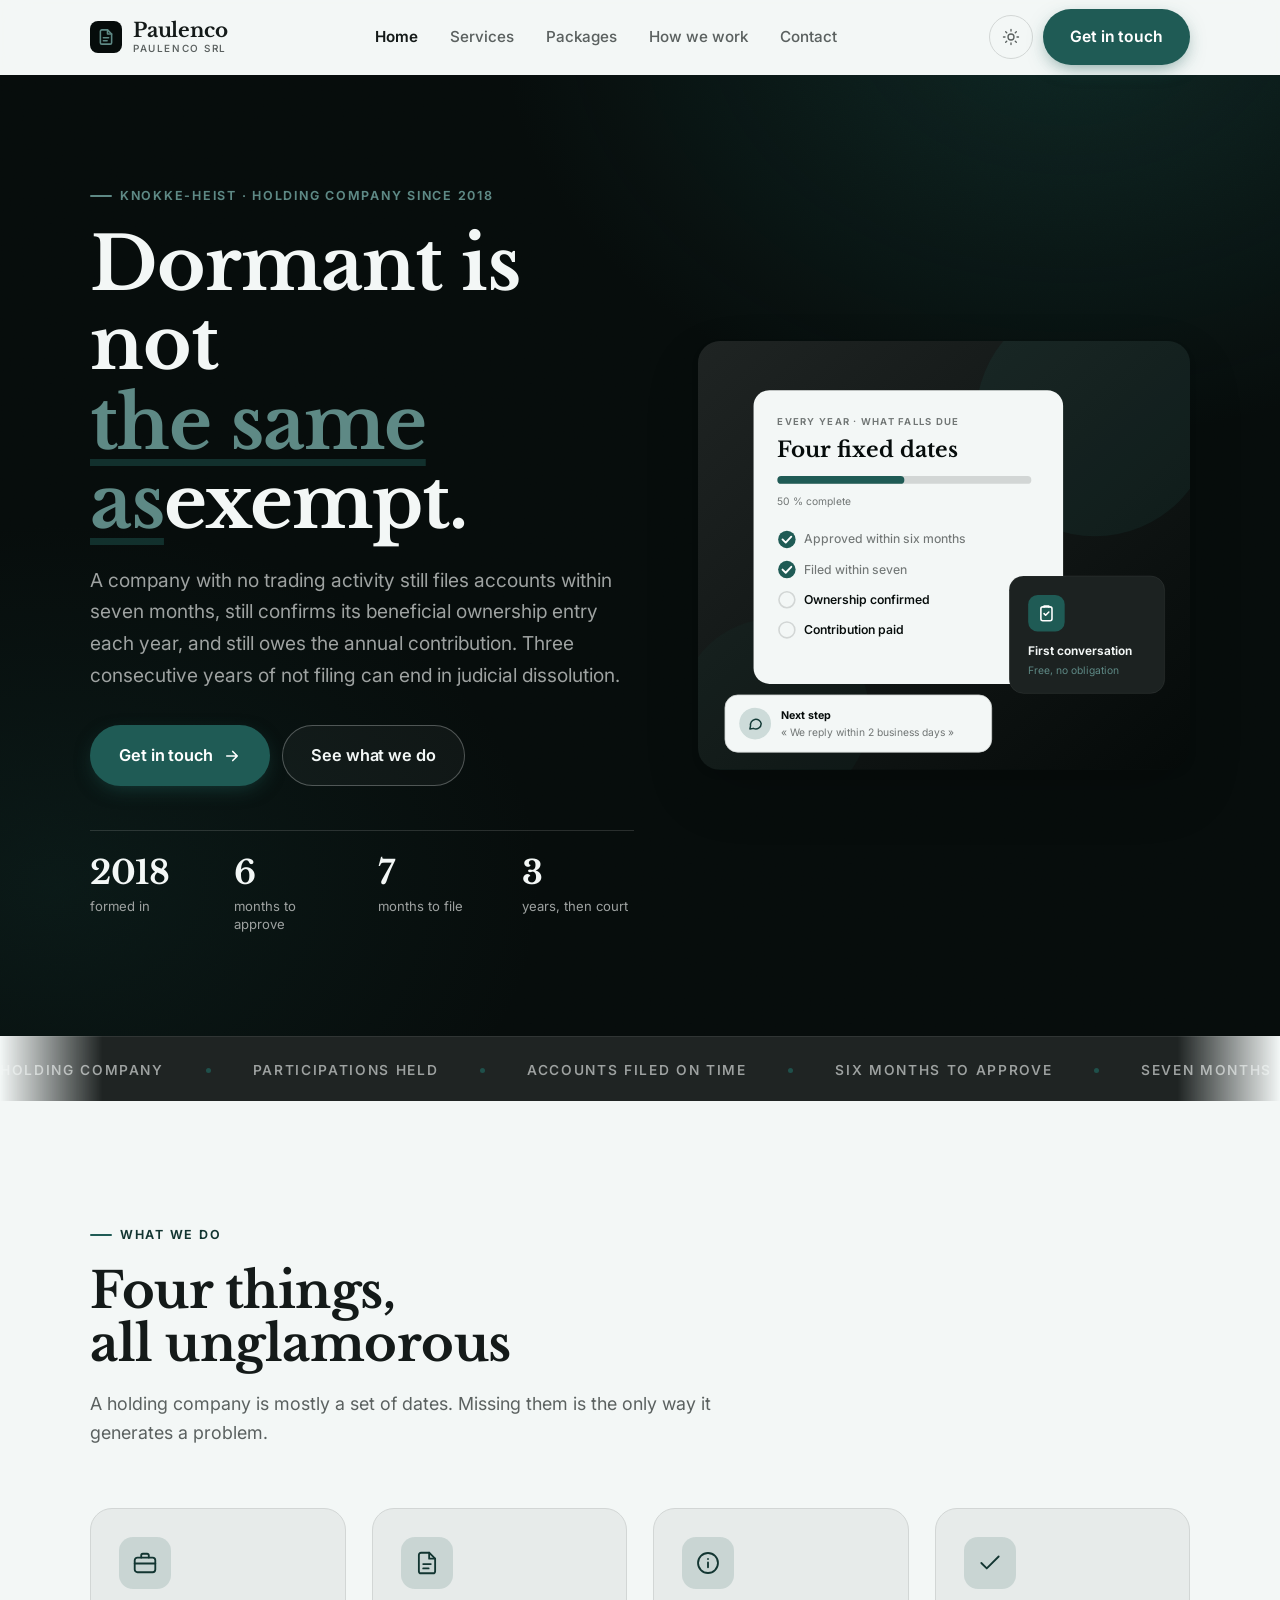
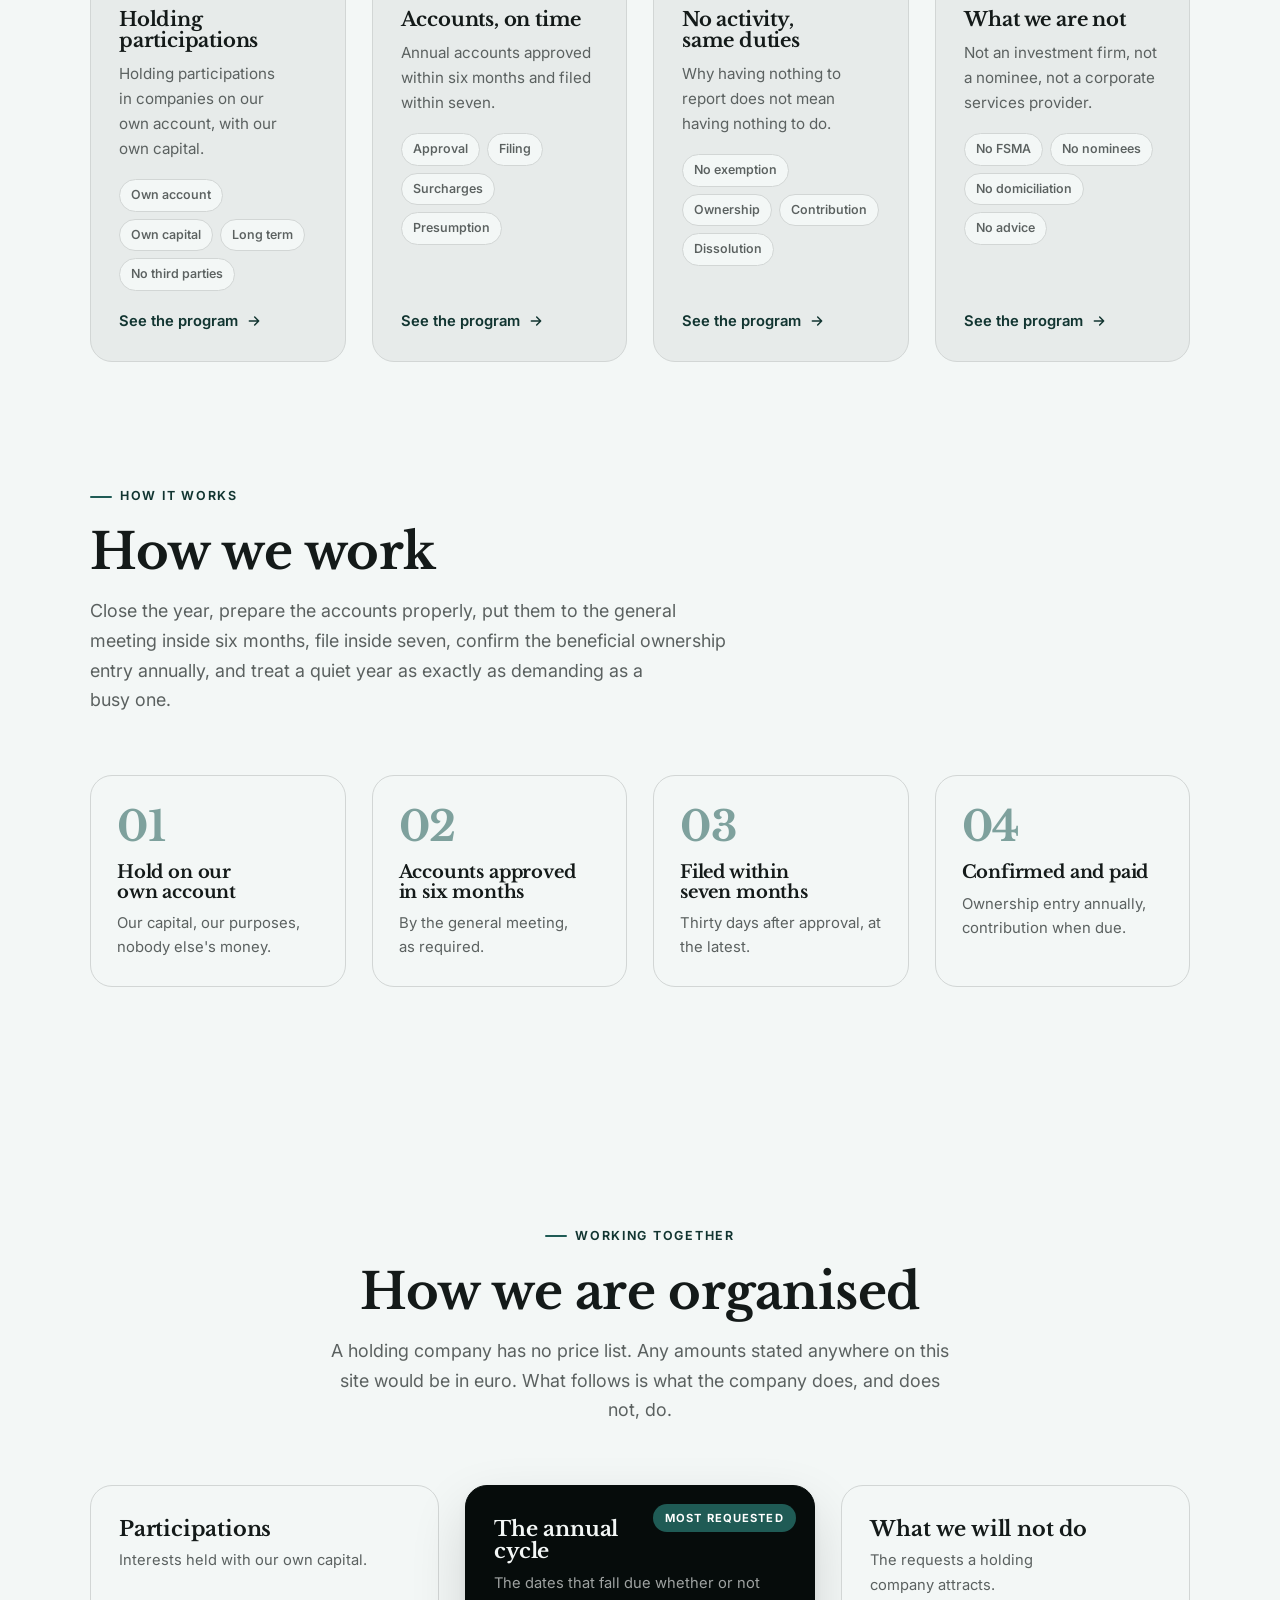
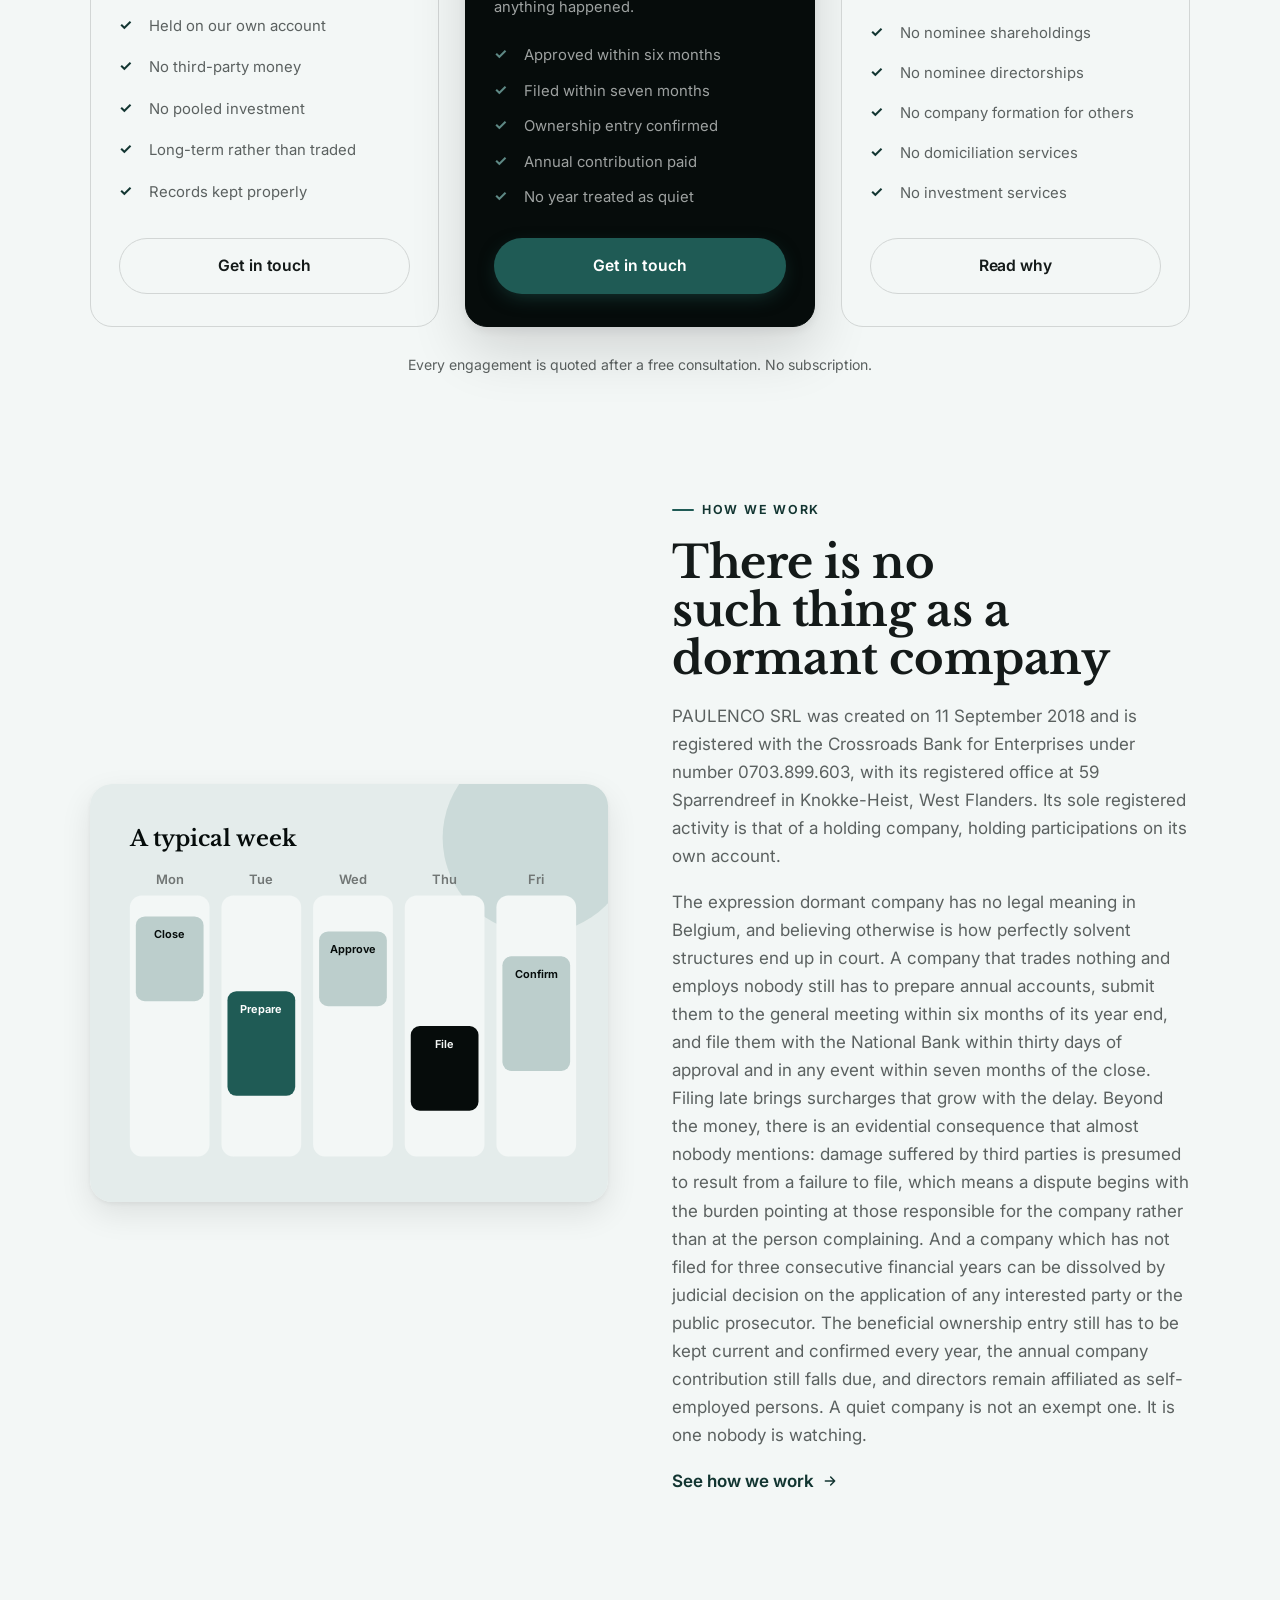
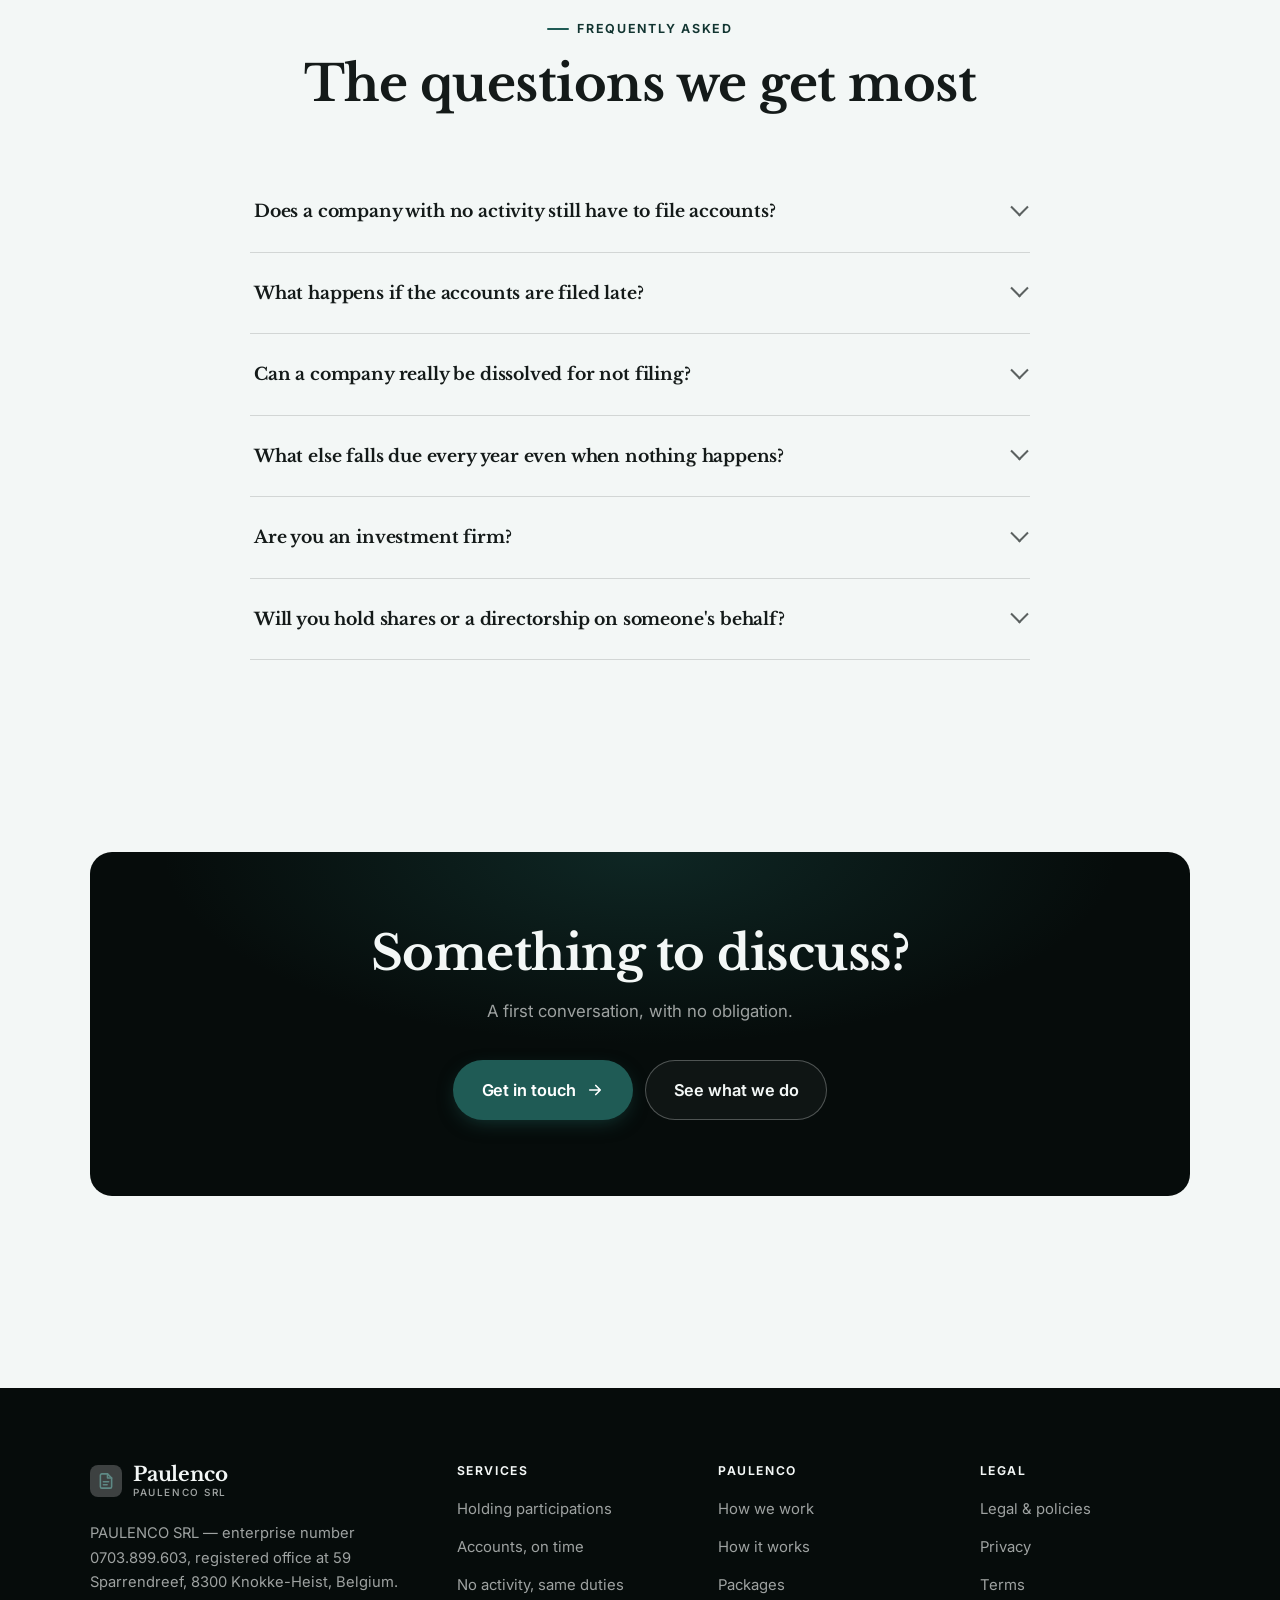
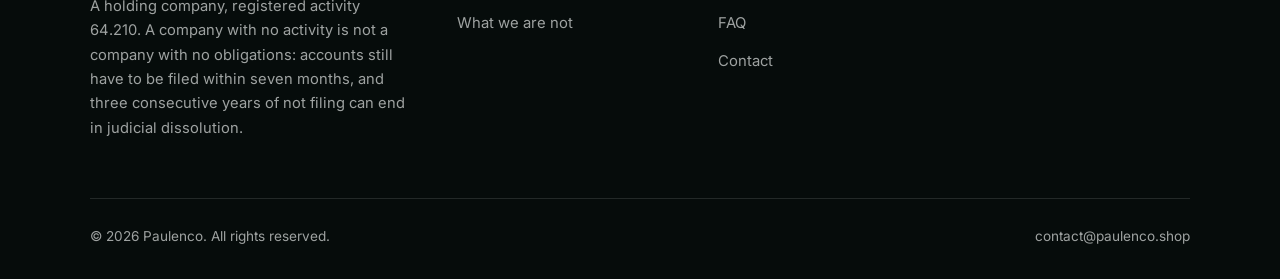
<file: index.html>
<!DOCTYPE html>
<html lang="en" class="no-js">
<head>
<meta charset="utf-8">
<meta name="viewport" content="width=device-width, initial-scale=1">
<title>PAULENCO — holding company, Knokke-Heist</title>
<meta name="description" content="PAULENCO SRL, a holding company in Knokke-Heist, West Flanders, since 2018. Accounts approved within six months, filed within seven, every year without exception.">
<link rel="canonical" href="https://paulenco.shop/">

<meta property="og:type" content="website">
<meta property="og:url" content="https://paulenco.shop/">
<meta property="og:site_name" content="Paulenco">
<meta property="og:locale" content="en_US">
<meta property="og:title" content="PAULENCO — holding company, Knokke-Heist">
<meta property="og:description" content="PAULENCO SRL, a holding company in Knokke-Heist, West Flanders, since 2018. Accounts approved within six months, filed within seven, every year without exception.">
<meta name="theme-color" content="#060c0b">

<link rel="icon" href="assets/img/favicon.svg" type="image/svg+xml">
<link rel="preconnect" href="https://fonts.googleapis.com">
<link rel="preconnect" href="https://fonts.gstatic.com" crossorigin>
<link rel="stylesheet" href="https://fonts.googleapis.com/css2?family=Libre+Baskerville:wght@400;700&family=Inter:wght@400..700&display=swap">
<link rel="stylesheet" href="assets/css/style.css">

<!-- Thème appliqué avant le premier rendu (évite le flash) -->
<script>
document.documentElement.classList.remove('no-js');
(function(){try{var t=localStorage.getItem('site-theme');if(t){document.documentElement.setAttribute('data-theme',t);}}catch(e){}})();
</script>
<script type="application/ld+json">
{
  "@context": "https://schema.org",
  "@type": "Organization",
  "name": "Paulenco",
  "url": "https://paulenco.shop/",
  "email": "contact@paulenco.shop",
  "description": "PAULENCO SRL, a holding company in Knokke-Heist, West Flanders, since 2018. Accounts approved within six months, filed within seven, every year without exception.",
  "areaServed": "US",
  "knowsLanguage": "en"
}
</script>
</head>

<body>
<a class="skip-link" href="#main">Skip to main content</a>

<header class="site-header">
  <nav class="wrap nav" aria-label="Main navigation">
    <a class="brand" href="index.html">
      <svg class="brand__mark" viewBox="0 0 64 64" aria-hidden="true">
        <rect class="bm-bg" width="64" height="64" rx="16"/>
        <g class="bm-ic" transform="translate(14 14) scale(1.5)" fill="none" stroke-width="2.1" stroke-linecap="round" stroke-linejoin="round"><path d="M14 2.5H6.5A2 2 0 0 0 4.5 4.5v15a2 2 0 0 0 2 2h11a2 2 0 0 0 2-2V8z"/><path d="M14 2.5V8h5.5M8.5 13h7M8.5 17h5"/></g>
      </svg>
      <span>Paulenco<span class="brand__sub">PAULENCO SRL</span></span>
    </a>

    <ul class="nav__links" id="nav-links">
      <li><a href="index.html" aria-current="page">Home</a></li>
      <li><a href="programs.html">Services</a></li>
      <li><a href="index.html#pricing">Packages</a></li>
      <li><a href="about.html">How we work</a></li>
      <li><a href="contact.html">Contact</a></li>
      <li><a class="btn btn--primary" href="contact.html">Get in touch</a></li>
    </ul>

    <div class="nav__cta">
      <button class="theme-toggle" type="button" aria-label="Switch to dark theme">
        <svg class="icon-sun" viewBox="0 0 24 24" fill="none" stroke="currentColor" stroke-width="1.8" stroke-linecap="round" aria-hidden="true"><circle cx="12" cy="12" r="4"/><path d="M12 2v2m0 16v2M2 12h2m16 0h2M4.9 4.9l1.4 1.4m11.4 11.4 1.4 1.4M19.1 4.9l-1.4 1.4M6.3 17.7l-1.4 1.4"/></svg>
        <svg class="icon-moon" viewBox="0 0 24 24" fill="none" stroke="currentColor" stroke-width="1.8" stroke-linecap="round" stroke-linejoin="round" aria-hidden="true"><path d="M21 12.8A9 9 0 1 1 11.2 3a7 7 0 0 0 9.8 9.8z"/></svg>
      </button>
      <a class="btn btn--primary" href="contact.html">Get in touch</a>
      <button class="nav__toggle" type="button" aria-expanded="false" aria-controls="nav-links" aria-label="Open menu">
        <svg class="icon-open" viewBox="0 0 24 24" fill="none" stroke="currentColor" stroke-width="2" stroke-linecap="round" aria-hidden="true"><path d="M3 6h18M3 12h18M3 18h18"/></svg>
        <svg class="icon-close" viewBox="0 0 24 24" fill="none" stroke="currentColor" stroke-width="2" stroke-linecap="round" aria-hidden="true"><path d="M6 6l12 12M18 6L6 18"/></svg>
      </button>
    </div>
  </nav>
</header>

<main id="main">

<section class="hero">
  <div class="wrap hero__inner">
    <div>
      <span class="eyebrow hero__eyebrow">Knokke-Heist · Holding company since 2018</span>
      <h1>Dormant is not<br> <em>the same as</em>exempt.</h1>
      <p class="hero__lede">A company with no trading activity still files accounts within seven months, still confirms its beneficial ownership entry each year, and still owes the annual contribution. Three consecutive years of not filing can end in judicial dissolution.</p>

      <div class="hero__actions">
        <a class="btn btn--primary btn--lg" href="contact.html">Get in touch <svg viewBox="0 0 24 24" fill="none" stroke="currentColor" stroke-width="2.2" stroke-linecap="round" stroke-linejoin="round" aria-hidden="true"><path d="M5 12h14M13 6l6 6-6 6"/></svg></a>
        <a class="btn btn--on-dark btn--lg" href="programs.html">See what we do</a>
      </div>

      <ul class="hero__proof">
        <li><span class="stat__num">2018</span><span class="stat__label">formed in</span></li>
        <li><span class="stat__num">6</span><span class="stat__label">months to approve</span></li>
        <li><span class="stat__num">7</span><span class="stat__label">months to file</span></li>
        <li><span class="stat__num">3</span><span class="stat__label">years, then court</span></li>
      </ul>
    </div>

    <div class="hero__art">
      <svg viewBox="0 0 620 540" role="img" aria-label="The four obligations that fall due every year for a Belgian company, whether or not it trades.">
        <defs>
          <linearGradient id="hbg" x1="0" y1="0" x2="1" y2="1">
            <stop offset="0" stop-color="#1f2423"/><stop offset="1" stop-color="#050a09"/>
          </linearGradient>
        </defs>
        <rect width="620" height="540" rx="22" fill="url(#hbg)"/>
        <circle cx="500" cy="96" r="150" fill="#1f5b55" opacity=".16"/>
        <circle cx="96" cy="470" r="120" fill="#1f5b55" opacity=".08"/>

        <g style="font-family: var(--font-body)">
          <!-- Carte programme -->
          <rect x="70" y="62" width="390" height="370" rx="20" fill="#f3f7f6"/>
          <text x="100" y="106" font-size="12" font-weight="650" letter-spacing="1.6" fill="#717675">EVERY YEAR · WHAT FALLS DUE</text>
          <text x="100" y="146" font-size="27" font-weight="700" fill="#060c0b" style="font-family: var(--font-display)">Four fixed dates</text>
          <rect x="100" y="170" width="320" height="10" rx="5" fill="#d2d6d5"/>
          <rect x="100" y="170" width="160" height="10" rx="5" fill="#1f5b55"/>
          <text x="100" y="206" font-size="13" fill="#717675">50 % complete</text>
          <circle cx="112" cy="250" r="11" fill="#1f5b55"/><path d="M106.5 250l4 4 7-7.5" fill="none" stroke="#ffffff" stroke-width="2.4" stroke-linecap="round" stroke-linejoin="round"/><text x="134" y="255" font-size="15.5" fill="#717675" font-weight="450">Approved within six months</text>
          <circle cx="112" cy="288" r="11" fill="#1f5b55"/><path d="M106.5 288l4 4 7-7.5" fill="none" stroke="#ffffff" stroke-width="2.4" stroke-linecap="round" stroke-linejoin="round"/><text x="134" y="293" font-size="15.5" fill="#717675" font-weight="450">Filed within seven</text>
          <circle cx="112" cy="326" r="10" fill="none" stroke="#d2d6d5" stroke-width="2"/><text x="134" y="331" font-size="15.5" fill="#060c0b" font-weight="560">Ownership confirmed</text>
          <circle cx="112" cy="364" r="10" fill="none" stroke="#d2d6d5" stroke-width="2"/><text x="134" y="369" font-size="15.5" fill="#060c0b" font-weight="560">Contribution paid</text>

          <!-- Carte séance -->
          <rect x="392" y="296" width="196" height="148" rx="18" fill="#1c2221" stroke="#ffffff" stroke-opacity=".08"/>
          <rect x="416" y="320" width="46" height="46" rx="12" fill="#1f5b55"/>
          <g transform="translate(427 331)" fill="none" stroke="#ffffff" color="#ffffff" stroke-width="2" stroke-linecap="round" stroke-linejoin="round"><rect x="5" y="4" width="14" height="17.5" rx="2.5"/><path d="M9 4V3h6v1M9 12.5l2 2 4-4"/></g>
          <text x="416" y="396" font-size="15" font-weight="650" fill="#f3f7f6">First conversation</text>
          <text x="416" y="420" font-size="13" fill="#5e8985">Free, no obligation</text>

          <!-- Retour du coach -->
          <rect x="34" y="446" width="336" height="72" rx="16" fill="#f3f7f6" stroke="#d2d6d5"/>
          <circle cx="72" cy="482" r="20" fill="#cddbd9"/>
          <g transform="translate(62 472) scale(.84)" fill="none" stroke="#143b37" stroke-width="2.2" stroke-linecap="round" stroke-linejoin="round"><path d="M21 12a8 8 0 0 1-11.6 7.1L4 20l1-4.6A8 8 0 1 1 21 12z"/></g>
          <text x="104" y="476" font-size="13.5" font-weight="700" fill="#060c0b">Next step</text>
          <text x="104" y="498" font-size="13" fill="#717675">« We reply within 2 business days »</text>
        </g>
      </svg>
    </div>
  </div>
</section>

<div class="marquee" aria-hidden="true">
  <div class="marquee__track"><span>Holding company</span><span>Participations held</span><span>Accounts filed on time</span><span>Six months to approve</span><span>Seven months to file</span><span>Ownership confirmed yearly</span><span>No nominee services</span><span>Not an investment firm</span><span>West Flanders</span><span>Since 2018</span><span>Holding company</span><span>Participations held</span><span>Accounts filed on time</span><span>Six months to approve</span><span>Seven months to file</span><span>Ownership confirmed yearly</span><span>No nominee services</span><span>Not an investment firm</span><span>West Flanders</span><span>Since 2018</span></div>
</div>

<section class="section wrap" id="programs">
  <div class="section-head reveal">
    <span class="eyebrow">What we do</span>
    <h2>Four things, all unglamorous</h2>
    <p>A holding company is mostly a set of dates. Missing them is the only way it generates a problem.</p>
  </div>
  <div class="grid grid--4 reveal-group">
    <a class="card" href="programs.html#holding">
      <div class="card__icon"><svg viewBox="0 0 24 24" fill="none" stroke="currentColor" stroke-width="1.7" stroke-linecap="round" stroke-linejoin="round" aria-hidden="true"><rect x="2.5" y="7" width="19" height="13.5" rx="2.5"/><path d="M8.5 7V5a1.5 1.5 0 0 1 1.5-1.5h4A1.5 1.5 0 0 1 15.5 5v2M2.5 12.5h19"/></svg></div>
      <h3>Holding participations</h3>
      <p>Holding participations in companies on our own account, with our own capital.</p>
      <ul class="tags"><li>Own account</li><li>Own capital</li><li>Long term</li><li>No third parties</li></ul>
      <span class="arrow-link">See the program <svg viewBox="0 0 24 24" fill="none" stroke="currentColor" stroke-width="2.2" stroke-linecap="round" stroke-linejoin="round" aria-hidden="true"><path d="M5 12h14M13 6l6 6-6 6"/></svg></span>
    </a>
    <a class="card" href="programs.html#accounts">
      <div class="card__icon"><svg viewBox="0 0 24 24" fill="none" stroke="currentColor" stroke-width="1.7" stroke-linecap="round" stroke-linejoin="round" aria-hidden="true"><path d="M14 2.5H6.5A2 2 0 0 0 4.5 4.5v15a2 2 0 0 0 2 2h11a2 2 0 0 0 2-2V8z"/><path d="M14 2.5V8h5.5M8.5 13h7M8.5 17h5"/></svg></div>
      <h3>Accounts, on time</h3>
      <p>Annual accounts approved within six months and filed within seven.</p>
      <ul class="tags"><li>Approval</li><li>Filing</li><li>Surcharges</li><li>Presumption</li></ul>
      <span class="arrow-link">See the program <svg viewBox="0 0 24 24" fill="none" stroke="currentColor" stroke-width="2.2" stroke-linecap="round" stroke-linejoin="round" aria-hidden="true"><path d="M5 12h14M13 6l6 6-6 6"/></svg></span>
    </a>
    <a class="card" href="programs.html#dormant">
      <div class="card__icon"><svg viewBox="0 0 24 24" fill="none" stroke="currentColor" stroke-width="1.7" stroke-linecap="round" stroke-linejoin="round" aria-hidden="true"><circle cx="12" cy="12" r="9.2"/><path d="M12 16v-4.5M12 8.2v.1"/></svg></div>
      <h3>No activity, same duties</h3>
      <p>Why having nothing to report does not mean having nothing to do.</p>
      <ul class="tags"><li>No exemption</li><li>Ownership</li><li>Contribution</li><li>Dissolution</li></ul>
      <span class="arrow-link">See the program <svg viewBox="0 0 24 24" fill="none" stroke="currentColor" stroke-width="2.2" stroke-linecap="round" stroke-linejoin="round" aria-hidden="true"><path d="M5 12h14M13 6l6 6-6 6"/></svg></span>
    </a>
    <a class="card" href="programs.html#notfirm">
      <div class="card__icon"><svg viewBox="0 0 24 24" fill="none" stroke="currentColor" stroke-width="1.7" stroke-linecap="round" stroke-linejoin="round" aria-hidden="true"><path d="M20 6 9 17l-5-5"/></svg></div>
      <h3>What we are not</h3>
      <p>Not an investment firm, not a nominee, not a corporate services provider.</p>
      <ul class="tags"><li>No FSMA</li><li>No nominees</li><li>No domiciliation</li><li>No advice</li></ul>
      <span class="arrow-link">See the program <svg viewBox="0 0 24 24" fill="none" stroke="currentColor" stroke-width="2.2" stroke-linecap="round" stroke-linejoin="round" aria-hidden="true"><path d="M5 12h14M13 6l6 6-6 6"/></svg></span>
    </a>
  </div>
</section>

<section class="section section--flush wrap" id="how-it-works">
  <div class="section-head reveal">
    <span class="eyebrow">How it works</span>
    <h2>How we work</h2>
    <p>Close the year, prepare the accounts properly, put them to the general meeting inside six months, file inside seven, confirm the beneficial ownership entry annually, and treat a quiet year as exactly as demanding as a busy one.</p>
  </div>
  <div class="grid grid--4 steps reveal-group">
    <article class="step">
      <h3>Hold on our own account</h3>
      <p>Our capital, our purposes, nobody else's money.</p>
    </article>
    <article class="step">
      <h3>Accounts approved in six months</h3>
      <p>By the general meeting, as required.</p>
    </article>
    <article class="step">
      <h3>Filed within seven months</h3>
      <p>Thirty days after approval, at the latest.</p>
    </article>
    <article class="step">
      <h3>Confirmed and paid</h3>
      <p>Ownership entry annually, contribution when due.</p>
    </article>
  </div>
</section>

<section class="section wrap" id="pricing">
  <div class="section-head section-head--center reveal">
    <span class="eyebrow">Working together</span>
    <h2>How we are organised</h2>
    <p>A holding company has no price list. Any amounts stated anywhere on this site would be in euro. What follows is what the company does, and does not, do.</p>
  </div>
  <div class="grid grid--3 plans reveal-group">
    <article class="plan">
      
      <h3>Participations</h3>
      <p class="plan__desc">Interests held with our own capital.</p>
      
      <ul class="plan__features">
        <li>Held on our own account</li>
        <li>No third-party money</li>
        <li>No pooled investment</li>
        <li>Long-term rather than traded</li>
        <li>Records kept properly</li>
      </ul>
      <a class="btn btn--ghost btn--block" href="contact.html">Get in touch</a>
    </article>
    <article class="plan plan--featured">
      <span class="plan__tag">Most requested</span>
      <h3>The annual cycle</h3>
      <p class="plan__desc">The dates that fall due whether or not anything happened.</p>
      
      <ul class="plan__features">
        <li>Approved within six months</li>
        <li>Filed within seven months</li>
        <li>Ownership entry confirmed</li>
        <li>Annual contribution paid</li>
        <li>No year treated as quiet</li>
      </ul>
      <a class="btn btn--primary btn--block" href="contact.html">Get in touch</a>
    </article>
    <article class="plan">
      
      <h3>What we will not do</h3>
      <p class="plan__desc">The requests a holding company attracts.</p>
      
      <ul class="plan__features">
        <li>No nominee shareholdings</li>
        <li>No nominee directorships</li>
        <li>No company formation for others</li>
        <li>No domiciliation services</li>
        <li>No investment services</li>
      </ul>
      <a class="btn btn--ghost btn--block" href="contact.html">Read why</a>
    </article>
  </div>
  <p class="plans-note">Every engagement is quoted after a free consultation. No subscription.</p>
</section>

<section class="section section--flush wrap">
  <div class="split reveal">
    <div class="split__art">
      <svg viewBox="0 0 520 420" role="img" aria-label="Example of a typical week: Close, Prepare, Approve, File, Confirm.">
        <rect width="520" height="420" rx="20" fill="#e4eceb"/>
        <circle cx="450" cy="54" r="96" fill="#1f5b55" opacity=".12"/>
        <g style="font-family: var(--font-body)">
        <text x="40" y="62" font-size="22" font-weight="700" fill="#060c0b" style="font-family: var(--font-display)">A typical week</text>
        <text x="80" y="100" text-anchor="middle" font-size="13" font-weight="600" fill="#717675">Mon</text>
        <rect x="40" y="112" width="80" height="262" rx="12" fill="#f3f7f6"/>
        <rect x="46" y="133" width="68" height="85" rx="9" fill="#bccecc"/>
        <text x="80" y="155" text-anchor="middle" font-size="11" font-weight="650" fill="#060c0b">Close</text>
        <text x="172" y="100" text-anchor="middle" font-size="13" font-weight="600" fill="#717675">Tue</text>
        <rect x="132" y="112" width="80" height="262" rx="12" fill="#f3f7f6"/>
        <rect x="138" y="208" width="68" height="105" rx="9" fill="#1f5b55"/>
        <text x="172" y="230" text-anchor="middle" font-size="11" font-weight="650" fill="#ffffff">Prepare</text>
        <text x="264" y="100" text-anchor="middle" font-size="13" font-weight="600" fill="#717675">Wed</text>
        <rect x="224" y="112" width="80" height="262" rx="12" fill="#f3f7f6"/>
        <rect x="230" y="148" width="68" height="75" rx="9" fill="#bccecc"/>
        <text x="264" y="170" text-anchor="middle" font-size="11" font-weight="650" fill="#060c0b">Approve</text>
        <text x="356" y="100" text-anchor="middle" font-size="13" font-weight="600" fill="#717675">Thu</text>
        <rect x="316" y="112" width="80" height="262" rx="12" fill="#f3f7f6"/>
        <rect x="322" y="243" width="68" height="85" rx="9" fill="#060c0b"/>
        <text x="356" y="265" text-anchor="middle" font-size="11" font-weight="650" fill="#f3f7f6">File</text>
        <text x="448" y="100" text-anchor="middle" font-size="13" font-weight="600" fill="#717675">Fri</text>
        <rect x="408" y="112" width="80" height="262" rx="12" fill="#f3f7f6"/>
        <rect x="414" y="173" width="68" height="115" rx="9" fill="#bccecc"/>
        <text x="448" y="195" text-anchor="middle" font-size="11" font-weight="650" fill="#060c0b">Confirm</text>
        </g>
      </svg>
    </div>
    <div>
      <span class="eyebrow">How we work</span>
      <h2>There is no such thing as a dormant company</h2>
      <p>PAULENCO SRL was created on 11 September 2018 and is registered with the Crossroads Bank for Enterprises under number 0703.899.603, with its registered office at 59 Sparrendreef in Knokke-Heist, West Flanders. Its sole registered activity is that of a holding company, holding participations on its own account.</p>
      <p>The expression dormant company has no legal meaning in Belgium, and believing otherwise is how perfectly solvent structures end up in court. A company that trades nothing and employs nobody still has to prepare annual accounts, submit them to the general meeting within six months of its year end, and file them with the National Bank within thirty days of approval and in any event within seven months of the close. Filing late brings surcharges that grow with the delay. Beyond the money, there is an evidential consequence that almost nobody mentions: damage suffered by third parties is presumed to result from a failure to file, which means a dispute begins with the burden pointing at those responsible for the company rather than at the person complaining. And a company which has not filed for three consecutive financial years can be dissolved by judicial decision on the application of any interested party or the public prosecutor. The beneficial ownership entry still has to be kept current and confirmed every year, the annual company contribution still falls due, and directors remain affiliated as self-employed persons. A quiet company is not an exempt one. It is one nobody is watching.</p>
      <p><a class="arrow-link" href="about.html">See how we work <svg viewBox="0 0 24 24" fill="none" stroke="currentColor" stroke-width="2.2" stroke-linecap="round" stroke-linejoin="round" aria-hidden="true"><path d="M5 12h14M13 6l6 6-6 6"/></svg></a></p>
    </div>
  </div>
</section>

<section class="section section--flush wrap" id="faq">
  <div class="section-head section-head--center reveal">
    <span class="eyebrow">Frequently asked</span>
    <h2>The questions we get most</h2>
  </div>
  <div class="faq reveal">
    <details>
      <summary>Does a company with no activity still have to file accounts?</summary>
      <p>Yes, on exactly the same timetable as one that trades. Annual accounts must be submitted to the general meeting within six months of the financial year end, and filed with the National Bank within thirty days of approval and at the latest seven months after the close. There is no exemption based on the absence of activity, and there is no legal category called a dormant company. The phrase describes a habit, not a status.</p>
    </details>
    <details>
      <summary>What happens if the accounts are filed late?</summary>
      <p>Surcharges apply and they increase with the length of the delay, so the cost of forgetting rises the longer it goes unnoticed. The more serious consequence is evidential: damage suffered by third parties is presumed to result from the failure to file. In a dispute that means the people responsible for the company are disproving causation rather than a claimant proving it, which is a materially worse position to start from.</p>
    </details>
    <details>
      <summary>Can a company really be dissolved for not filing?</summary>
      <p>Yes. A company which has failed to file its annual accounts for three consecutive financial years can be dissolved by judicial decision, on the application of any interested party or of the public prosecutor. It is not a theoretical provision, and three years passes quickly in a structure where nothing appears to be happening and nobody is prompting anyone. That is precisely the profile of company it tends to reach.</p>
    </details>
    <details>
      <summary>What else falls due every year even when nothing happens?</summary>
      <p>The beneficial ownership entry has to be kept adequate, accurate and current, with supporting documents, and confirmed at least annually even where nothing has changed. The annual company contribution falls due. Directors are self-employed persons and remain affiliated to a social insurance fund on that basis. Each of those is small on its own, and each of them continues regardless of whether the company has done anything at all.</p>
    </details>
    <details>
      <summary>Are you an investment firm?</summary>
      <p>No. We hold participations on our own account with our own capital. We do not manage money for anyone else, do not provide investment services or advice, do not solicit funds from the public and hold no authorisation from the Financial Services and Markets Authority. Nothing on this site is an offer, invitation or inducement to invest, and no financial return of any kind is forecast or promised.</p>
    </details>
    <details>
      <summary>Will you hold shares or a directorship on someone's behalf?</summary>
      <p>No. We do not act as nominee shareholder or nominee director for anyone, we do not form companies, provide domiciliation or supply corporate secretarial services to third parties, and we provide no arrangement whose purpose or effect is to obscure who ultimately owns or controls something. Enquiries of that kind are declined rather than discussed, and the beneficial ownership register exists precisely to make such arrangements visible.</p>
    </details>
  </div>
</section>

<section class="wrap section--tight">
  <div class="cta-band reveal">
    <h2>Something to discuss?</h2>
    <p>A first conversation, with no obligation.</p>
    <div class="hero__actions">
      <a class="btn btn--primary btn--lg" href="contact.html">Get in touch <svg viewBox="0 0 24 24" fill="none" stroke="currentColor" stroke-width="2.2" stroke-linecap="round" stroke-linejoin="round" aria-hidden="true"><path d="M5 12h14M13 6l6 6-6 6"/></svg></a>
      <a class="btn btn--on-dark btn--lg" href="programs.html">See what we do</a>
    </div>
  </div>
</section>

</main>

<footer class="site-footer">
  <div class="wrap">
    <div class="footer__grid">
      <div class="footer__brand">
        <a class="brand" href="index.html">
          <svg class="brand__mark" viewBox="0 0 64 64" aria-hidden="true">
        <rect class="bm-bg" width="64" height="64" rx="16"/>
        <g class="bm-ic" transform="translate(14 14) scale(1.5)" fill="none" stroke-width="2.1" stroke-linecap="round" stroke-linejoin="round"><path d="M14 2.5H6.5A2 2 0 0 0 4.5 4.5v15a2 2 0 0 0 2 2h11a2 2 0 0 0 2-2V8z"/><path d="M14 2.5V8h5.5M8.5 13h7M8.5 17h5"/></g>
      </svg>
          <span>Paulenco<span class="brand__sub">PAULENCO SRL</span></span>
        </a>
        <p>PAULENCO SRL — enterprise number 0703.899.603, registered office at 59 Sparrendreef, 8300 Knokke-Heist, Belgium. A holding company, registered activity 64.210. A company with no activity is not a company with no obligations: accounts still have to be filed within seven months, and three consecutive years of not filing can end in judicial dissolution.</p>
      </div>

      <div class="footer__col">
        <h4>Services</h4>
        <ul>
          <li><a href="programs.html#holding">Holding participations</a></li>
          <li><a href="programs.html#accounts">Accounts, on time</a></li>
          <li><a href="programs.html#dormant">No activity, same duties</a></li>
          <li><a href="programs.html#notfirm">What we are not</a></li>
        </ul>
      </div>

      <div class="footer__col">
        <h4>Paulenco</h4>
        <ul>
          <li><a href="about.html">How we work</a></li>
          <li><a href="index.html#how-it-works">How it works</a></li>
          <li><a href="index.html#pricing">Packages</a></li>
          <li><a href="index.html#faq">FAQ</a></li>
          <li><a href="contact.html">Contact</a></li>
        </ul>
      </div>

      <div class="footer__col">
        <h4>Legal</h4>
        <ul>
          <li><a href="legal.html">Legal &amp; policies</a></li>
          <li><a href="legal.html#privacy">Privacy</a></li>
          <li><a href="legal.html#terms">Terms</a></li>
        </ul>
      </div>
    </div>

    <div class="footer__bottom">
      <p>© <span data-year>2026</span> Paulenco. All rights reserved.</p>
      <p><a href="mailto:contact@paulenco.shop">contact@paulenco.shop</a></p>
    </div>
  </div>
</footer>

<script src="assets/js/main.js" defer></script>
</body>
</html>
</file>
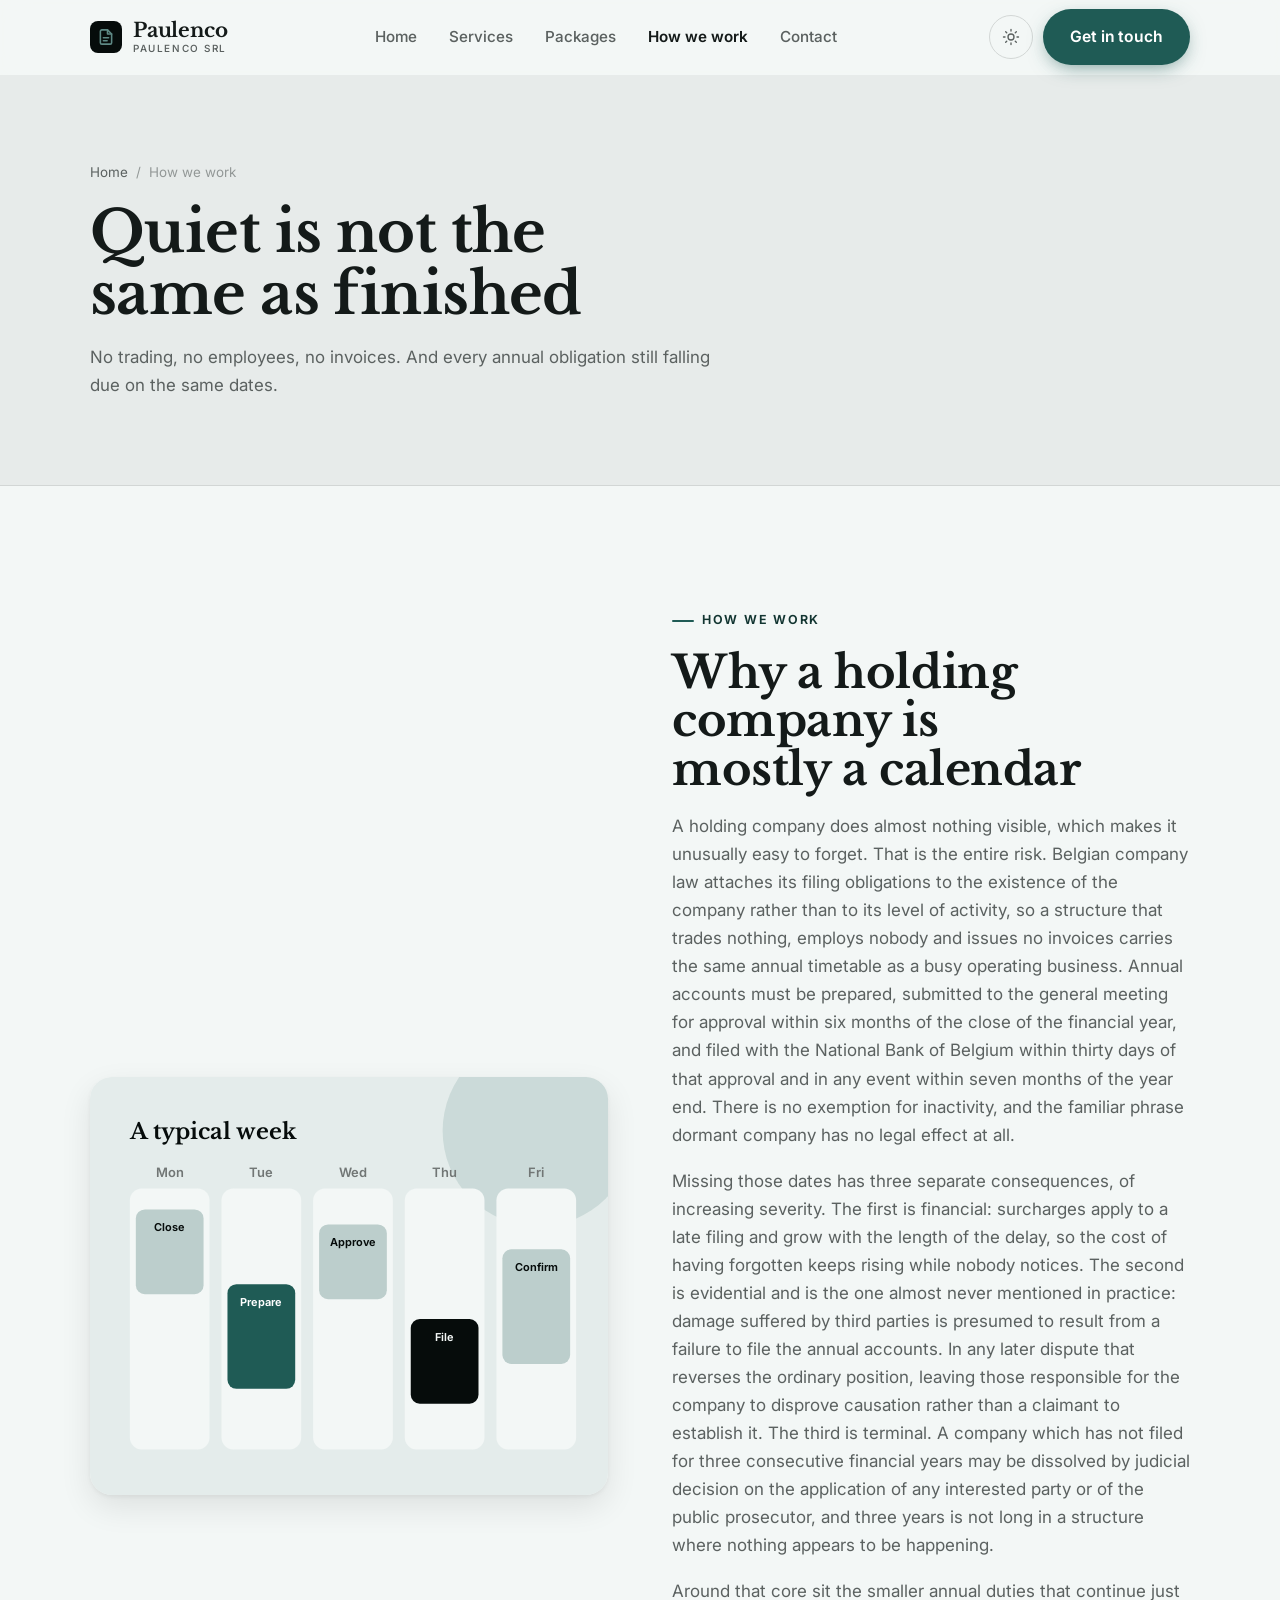
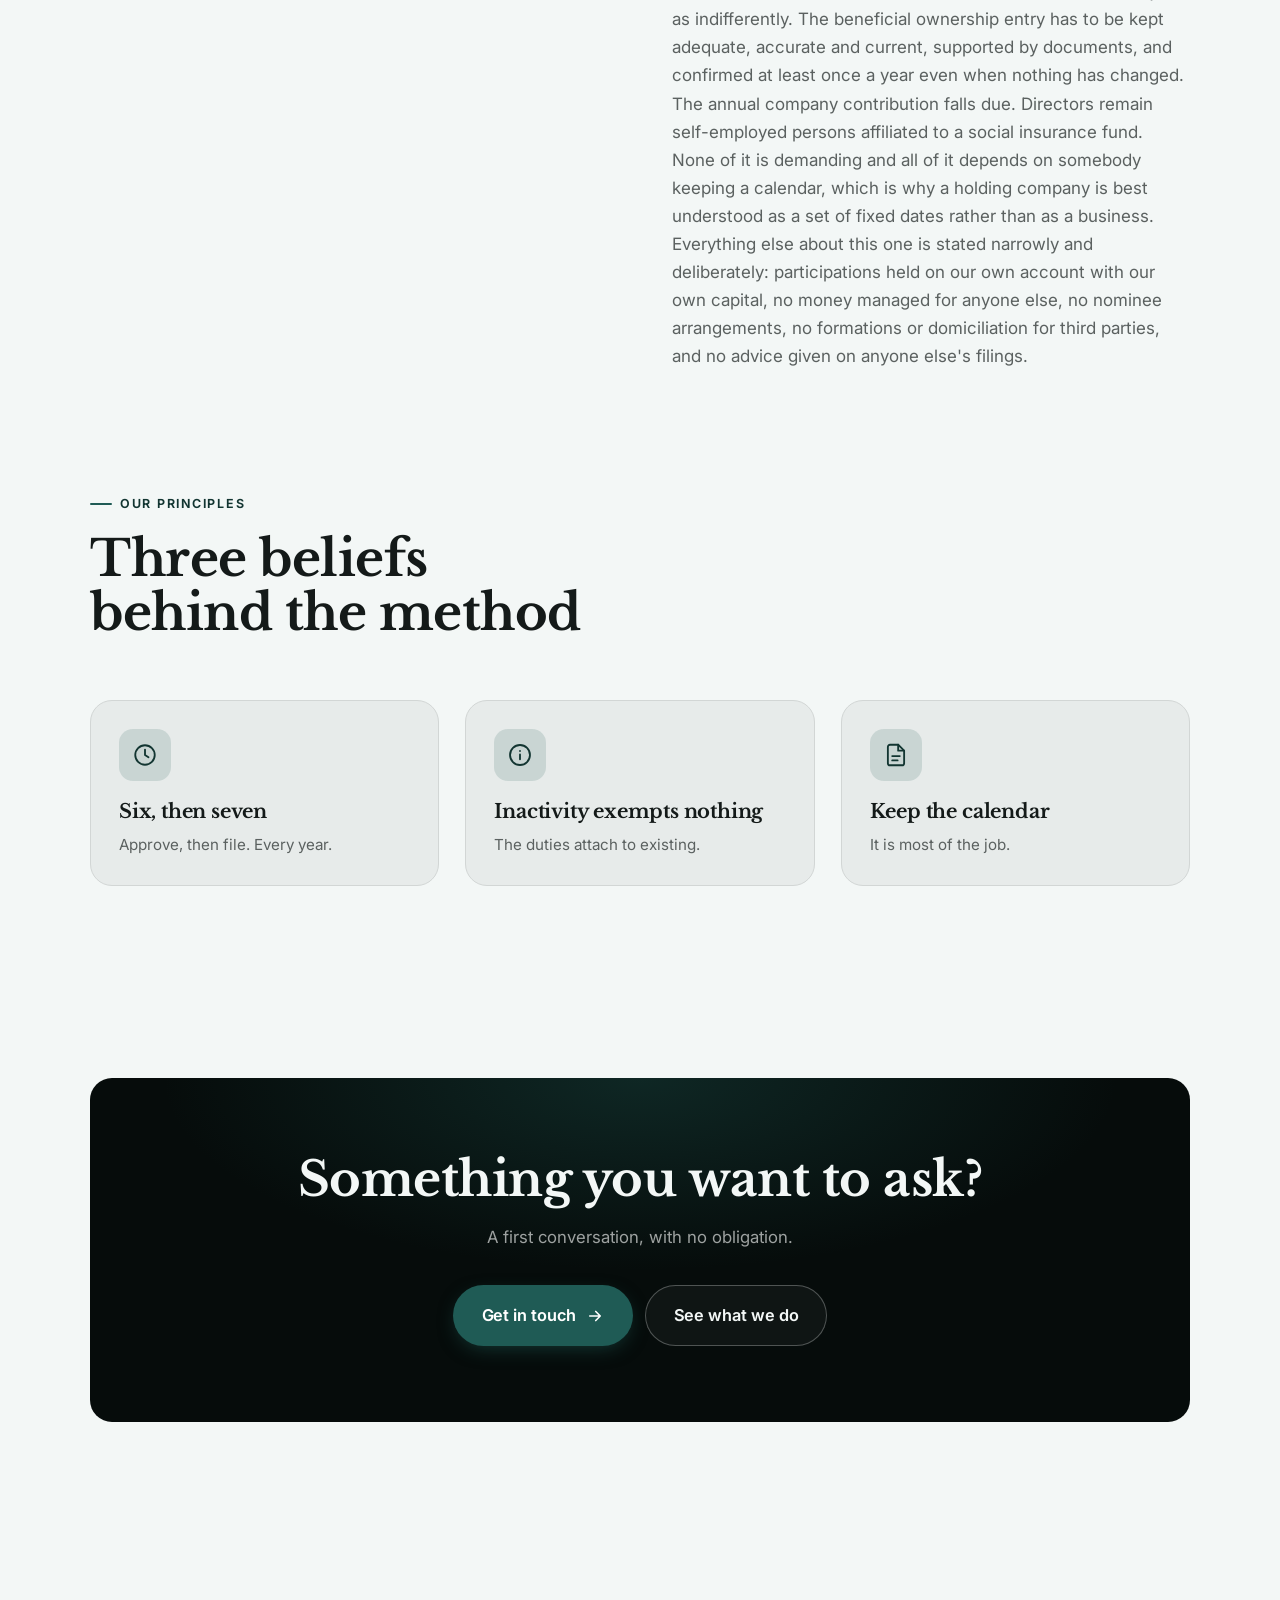
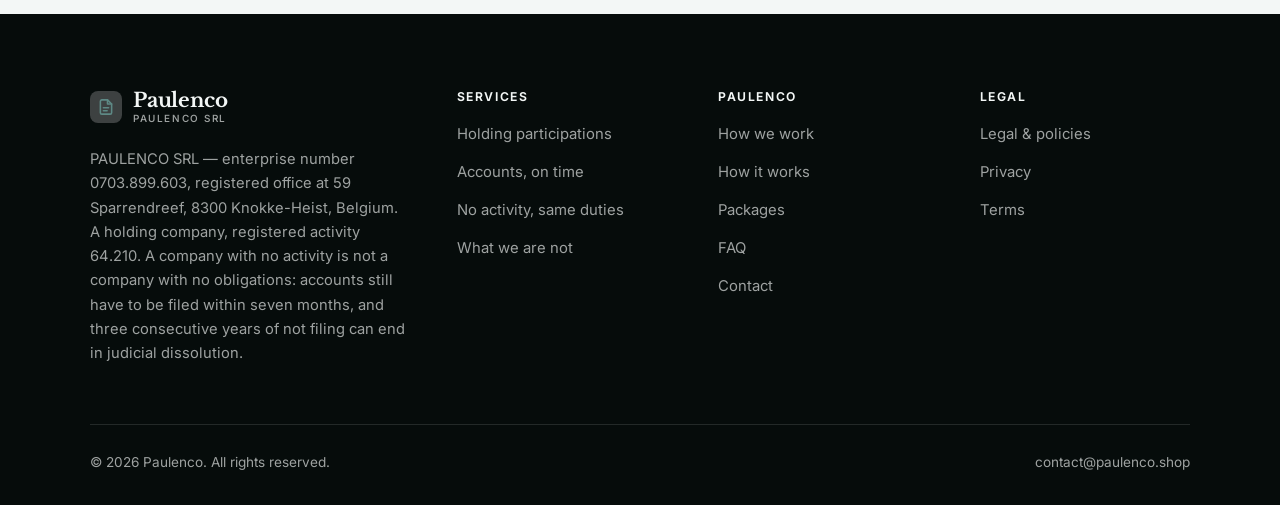
<file: about.html>
<!DOCTYPE html>
<html lang="en" class="no-js">
<head>
<meta charset="utf-8">
<meta name="viewport" content="width=device-width, initial-scale=1">
<title>How we work — Paulenco</title>
<meta name="description" content="About PAULENCO SRL, a holding company in Knokke-Heist, West Flanders, formed in 2018.">
<link rel="canonical" href="https://paulenco.shop/about.html">

<meta property="og:type" content="website">
<meta property="og:url" content="https://paulenco.shop/about.html">
<meta property="og:site_name" content="Paulenco">
<meta property="og:locale" content="en_US">
<meta property="og:title" content="How we work — Paulenco">
<meta property="og:description" content="About PAULENCO SRL, a holding company in Knokke-Heist, West Flanders, formed in 2018.">
<meta name="theme-color" content="#060c0b">

<link rel="icon" href="assets/img/favicon.svg" type="image/svg+xml">
<link rel="preconnect" href="https://fonts.googleapis.com">
<link rel="preconnect" href="https://fonts.gstatic.com" crossorigin>
<link rel="stylesheet" href="https://fonts.googleapis.com/css2?family=Libre+Baskerville:wght@400;700&family=Inter:wght@400..700&display=swap">
<link rel="stylesheet" href="assets/css/style.css">

<!-- Thème appliqué avant le premier rendu (évite le flash) -->
<script>
document.documentElement.classList.remove('no-js');
(function(){try{var t=localStorage.getItem('site-theme');if(t){document.documentElement.setAttribute('data-theme',t);}}catch(e){}})();
</script>
</head>

<body>
<a class="skip-link" href="#main">Skip to main content</a>

<header class="site-header">
  <nav class="wrap nav" aria-label="Main navigation">
    <a class="brand" href="index.html">
      <svg class="brand__mark" viewBox="0 0 64 64" aria-hidden="true">
        <rect class="bm-bg" width="64" height="64" rx="16"/>
        <g class="bm-ic" transform="translate(14 14) scale(1.5)" fill="none" stroke-width="2.1" stroke-linecap="round" stroke-linejoin="round"><path d="M14 2.5H6.5A2 2 0 0 0 4.5 4.5v15a2 2 0 0 0 2 2h11a2 2 0 0 0 2-2V8z"/><path d="M14 2.5V8h5.5M8.5 13h7M8.5 17h5"/></g>
      </svg>
      <span>Paulenco<span class="brand__sub">PAULENCO SRL</span></span>
    </a>

    <ul class="nav__links" id="nav-links">
      <li><a href="index.html">Home</a></li>
      <li><a href="programs.html">Services</a></li>
      <li><a href="index.html#pricing">Packages</a></li>
      <li><a href="about.html" aria-current="page">How we work</a></li>
      <li><a href="contact.html">Contact</a></li>
      <li><a class="btn btn--primary" href="contact.html">Get in touch</a></li>
    </ul>

    <div class="nav__cta">
      <button class="theme-toggle" type="button" aria-label="Switch to dark theme">
        <svg class="icon-sun" viewBox="0 0 24 24" fill="none" stroke="currentColor" stroke-width="1.8" stroke-linecap="round" aria-hidden="true"><circle cx="12" cy="12" r="4"/><path d="M12 2v2m0 16v2M2 12h2m16 0h2M4.9 4.9l1.4 1.4m11.4 11.4 1.4 1.4M19.1 4.9l-1.4 1.4M6.3 17.7l-1.4 1.4"/></svg>
        <svg class="icon-moon" viewBox="0 0 24 24" fill="none" stroke="currentColor" stroke-width="1.8" stroke-linecap="round" stroke-linejoin="round" aria-hidden="true"><path d="M21 12.8A9 9 0 1 1 11.2 3a7 7 0 0 0 9.8 9.8z"/></svg>
      </button>
      <a class="btn btn--primary" href="contact.html">Get in touch</a>
      <button class="nav__toggle" type="button" aria-expanded="false" aria-controls="nav-links" aria-label="Open menu">
        <svg class="icon-open" viewBox="0 0 24 24" fill="none" stroke="currentColor" stroke-width="2" stroke-linecap="round" aria-hidden="true"><path d="M3 6h18M3 12h18M3 18h18"/></svg>
        <svg class="icon-close" viewBox="0 0 24 24" fill="none" stroke="currentColor" stroke-width="2" stroke-linecap="round" aria-hidden="true"><path d="M6 6l12 12M18 6L6 18"/></svg>
      </button>
    </div>
  </nav>
</header>

<main id="main">

<section class="page-head">
  <div class="wrap">
    <nav class="breadcrumb" aria-label="Breadcrumb">
      <a href="index.html">Home</a><span>/</span><span aria-current="page">How we work</span>
    </nav>
    <h1>Quiet is not the same as finished</h1>
    <p>No trading, no employees, no invoices. And every annual obligation still falling due on the same dates.</p>
  </div>
</section>

<section class="section wrap">
  <div class="split reveal">
    <div class="split__art">
      <svg viewBox="0 0 520 420" role="img" aria-label="Example of a typical week: Close, Prepare, Approve, File, Confirm.">
        <rect width="520" height="420" rx="20" fill="#e4eceb"/>
        <circle cx="450" cy="54" r="96" fill="#1f5b55" opacity=".12"/>
        <g style="font-family: var(--font-body)">
        <text x="40" y="62" font-size="22" font-weight="700" fill="#060c0b" style="font-family: var(--font-display)">A typical week</text>
        <text x="80" y="100" text-anchor="middle" font-size="13" font-weight="600" fill="#717675">Mon</text>
        <rect x="40" y="112" width="80" height="262" rx="12" fill="#f3f7f6"/>
        <rect x="46" y="133" width="68" height="85" rx="9" fill="#bccecc"/>
        <text x="80" y="155" text-anchor="middle" font-size="11" font-weight="650" fill="#060c0b">Close</text>
        <text x="172" y="100" text-anchor="middle" font-size="13" font-weight="600" fill="#717675">Tue</text>
        <rect x="132" y="112" width="80" height="262" rx="12" fill="#f3f7f6"/>
        <rect x="138" y="208" width="68" height="105" rx="9" fill="#1f5b55"/>
        <text x="172" y="230" text-anchor="middle" font-size="11" font-weight="650" fill="#ffffff">Prepare</text>
        <text x="264" y="100" text-anchor="middle" font-size="13" font-weight="600" fill="#717675">Wed</text>
        <rect x="224" y="112" width="80" height="262" rx="12" fill="#f3f7f6"/>
        <rect x="230" y="148" width="68" height="75" rx="9" fill="#bccecc"/>
        <text x="264" y="170" text-anchor="middle" font-size="11" font-weight="650" fill="#060c0b">Approve</text>
        <text x="356" y="100" text-anchor="middle" font-size="13" font-weight="600" fill="#717675">Thu</text>
        <rect x="316" y="112" width="80" height="262" rx="12" fill="#f3f7f6"/>
        <rect x="322" y="243" width="68" height="85" rx="9" fill="#060c0b"/>
        <text x="356" y="265" text-anchor="middle" font-size="11" font-weight="650" fill="#f3f7f6">File</text>
        <text x="448" y="100" text-anchor="middle" font-size="13" font-weight="600" fill="#717675">Fri</text>
        <rect x="408" y="112" width="80" height="262" rx="12" fill="#f3f7f6"/>
        <rect x="414" y="173" width="68" height="115" rx="9" fill="#bccecc"/>
        <text x="448" y="195" text-anchor="middle" font-size="11" font-weight="650" fill="#060c0b">Confirm</text>
        </g>
      </svg>
    </div>
    <div>
      <span class="eyebrow">How we work</span>
      <h2>Why a holding company is mostly a calendar</h2>
      <p>A holding company does almost nothing visible, which makes it unusually easy to forget. That is the entire risk. Belgian company law attaches its filing obligations to the existence of the company rather than to its level of activity, so a structure that trades nothing, employs nobody and issues no invoices carries the same annual timetable as a busy operating business. Annual accounts must be prepared, submitted to the general meeting for approval within six months of the close of the financial year, and filed with the National Bank of Belgium within thirty days of that approval and in any event within seven months of the year end. There is no exemption for inactivity, and the familiar phrase dormant company has no legal effect at all.</p>
      <p>Missing those dates has three separate consequences, of increasing severity. The first is financial: surcharges apply to a late filing and grow with the length of the delay, so the cost of having forgotten keeps rising while nobody notices. The second is evidential and is the one almost never mentioned in practice: damage suffered by third parties is presumed to result from a failure to file the annual accounts. In any later dispute that reverses the ordinary position, leaving those responsible for the company to disprove causation rather than a claimant to establish it. The third is terminal. A company which has not filed for three consecutive financial years may be dissolved by judicial decision on the application of any interested party or of the public prosecutor, and three years is not long in a structure where nothing appears to be happening.</p>
      <p>Around that core sit the smaller annual duties that continue just as indifferently. The beneficial ownership entry has to be kept adequate, accurate and current, supported by documents, and confirmed at least once a year even when nothing has changed. The annual company contribution falls due. Directors remain self-employed persons affiliated to a social insurance fund. None of it is demanding and all of it depends on somebody keeping a calendar, which is why a holding company is best understood as a set of fixed dates rather than as a business. Everything else about this one is stated narrowly and deliberately: participations held on our own account with our own capital, no money managed for anyone else, no nominee arrangements, no formations or domiciliation for third parties, and no advice given on anyone else's filings.</p>
      <!--
        TO DO: add a short introduction of the coach (name, real background),
        with a photo if possible. Do not invent credentials — see README.md.
      -->
    </div>
  </div>
</section>

<section class="section section--flush wrap">
  <div class="section-head reveal">
    <span class="eyebrow">Our principles</span>
    <h2>Three beliefs behind the method</h2>
  </div>
  <div class="grid grid--3 reveal-group">
    <article class="card">
      <div class="card__icon"><svg viewBox="0 0 24 24" fill="none" stroke="currentColor" stroke-width="1.7" stroke-linecap="round" stroke-linejoin="round" aria-hidden="true"><circle cx="12" cy="12" r="9"/><path d="M12 7v5l3.2 2"/></svg></div>
      <h3>Six, then seven</h3>
      <p>Approve, then file. Every year.</p>
    </article>
    <article class="card">
      <div class="card__icon"><svg viewBox="0 0 24 24" fill="none" stroke="currentColor" stroke-width="1.7" stroke-linecap="round" stroke-linejoin="round" aria-hidden="true"><circle cx="12" cy="12" r="9.2"/><path d="M12 16v-4.5M12 8.2v.1"/></svg></div>
      <h3>Inactivity exempts nothing</h3>
      <p>The duties attach to existing.</p>
    </article>
    <article class="card">
      <div class="card__icon"><svg viewBox="0 0 24 24" fill="none" stroke="currentColor" stroke-width="1.7" stroke-linecap="round" stroke-linejoin="round" aria-hidden="true"><path d="M14 2.5H6.5A2 2 0 0 0 4.5 4.5v15a2 2 0 0 0 2 2h11a2 2 0 0 0 2-2V8z"/><path d="M14 2.5V8h5.5M8.5 13h7M8.5 17h5"/></svg></div>
      <h3>Keep the calendar</h3>
      <p>It is most of the job.</p>
    </article>
  </div>
</section>

<section class="wrap section--tight">
  <div class="cta-band reveal">
    <h2>Something you want to ask?</h2>
    <p>A first conversation, with no obligation.</p>
    <div class="hero__actions">
      <a class="btn btn--primary btn--lg" href="contact.html">Get in touch <svg viewBox="0 0 24 24" fill="none" stroke="currentColor" stroke-width="2.2" stroke-linecap="round" stroke-linejoin="round" aria-hidden="true"><path d="M5 12h14M13 6l6 6-6 6"/></svg></a>
      <a class="btn btn--on-dark btn--lg" href="programs.html">See what we do</a>
    </div>
  </div>
</section>

</main>

<footer class="site-footer">
  <div class="wrap">
    <div class="footer__grid">
      <div class="footer__brand">
        <a class="brand" href="index.html">
          <svg class="brand__mark" viewBox="0 0 64 64" aria-hidden="true">
        <rect class="bm-bg" width="64" height="64" rx="16"/>
        <g class="bm-ic" transform="translate(14 14) scale(1.5)" fill="none" stroke-width="2.1" stroke-linecap="round" stroke-linejoin="round"><path d="M14 2.5H6.5A2 2 0 0 0 4.5 4.5v15a2 2 0 0 0 2 2h11a2 2 0 0 0 2-2V8z"/><path d="M14 2.5V8h5.5M8.5 13h7M8.5 17h5"/></g>
      </svg>
          <span>Paulenco<span class="brand__sub">PAULENCO SRL</span></span>
        </a>
        <p>PAULENCO SRL — enterprise number 0703.899.603, registered office at 59 Sparrendreef, 8300 Knokke-Heist, Belgium. A holding company, registered activity 64.210. A company with no activity is not a company with no obligations: accounts still have to be filed within seven months, and three consecutive years of not filing can end in judicial dissolution.</p>
      </div>

      <div class="footer__col">
        <h4>Services</h4>
        <ul>
          <li><a href="programs.html#holding">Holding participations</a></li>
          <li><a href="programs.html#accounts">Accounts, on time</a></li>
          <li><a href="programs.html#dormant">No activity, same duties</a></li>
          <li><a href="programs.html#notfirm">What we are not</a></li>
        </ul>
      </div>

      <div class="footer__col">
        <h4>Paulenco</h4>
        <ul>
          <li><a href="about.html">How we work</a></li>
          <li><a href="index.html#how-it-works">How it works</a></li>
          <li><a href="index.html#pricing">Packages</a></li>
          <li><a href="index.html#faq">FAQ</a></li>
          <li><a href="contact.html">Contact</a></li>
        </ul>
      </div>

      <div class="footer__col">
        <h4>Legal</h4>
        <ul>
          <li><a href="legal.html">Legal &amp; policies</a></li>
          <li><a href="legal.html#privacy">Privacy</a></li>
          <li><a href="legal.html#terms">Terms</a></li>
        </ul>
      </div>
    </div>

    <div class="footer__bottom">
      <p>© <span data-year>2026</span> Paulenco. All rights reserved.</p>
      <p><a href="mailto:contact@paulenco.shop">contact@paulenco.shop</a></p>
    </div>
  </div>
</footer>

<script src="assets/js/main.js" defer></script>
</body>
</html>
</file>
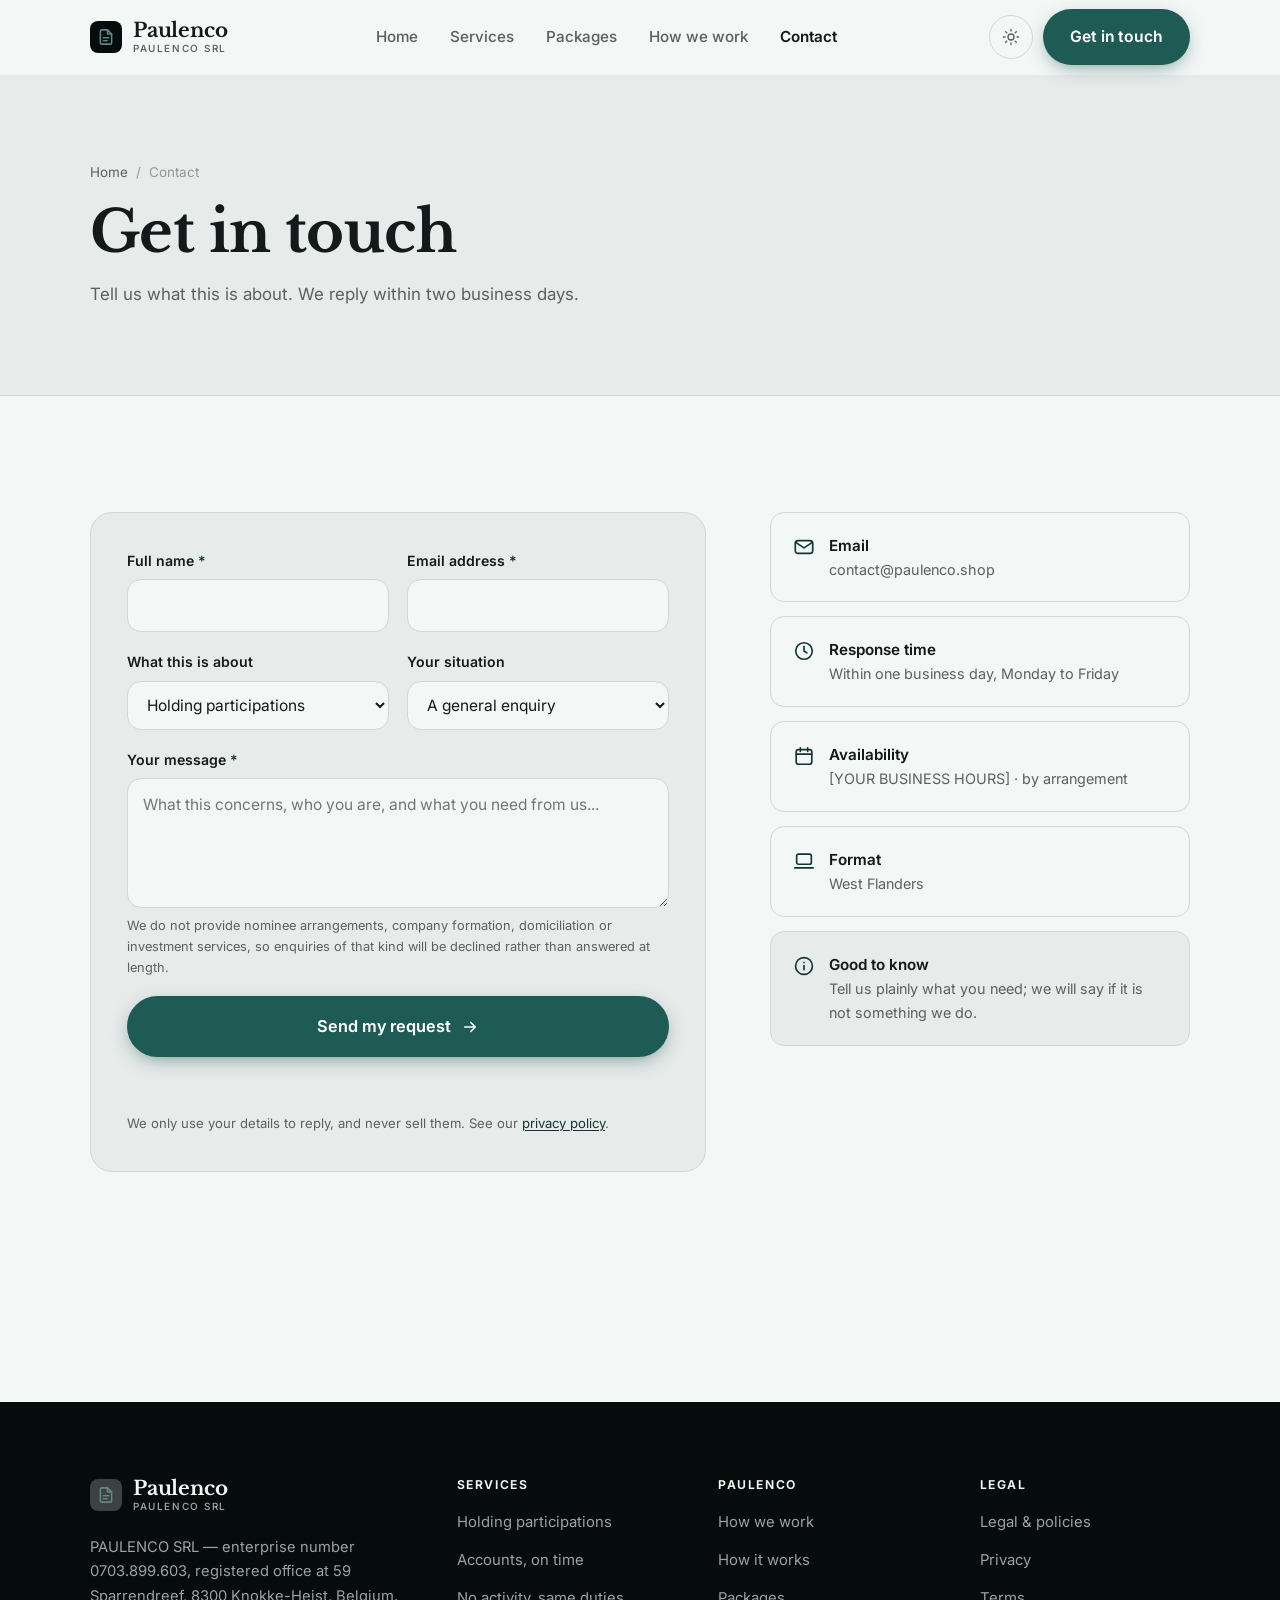
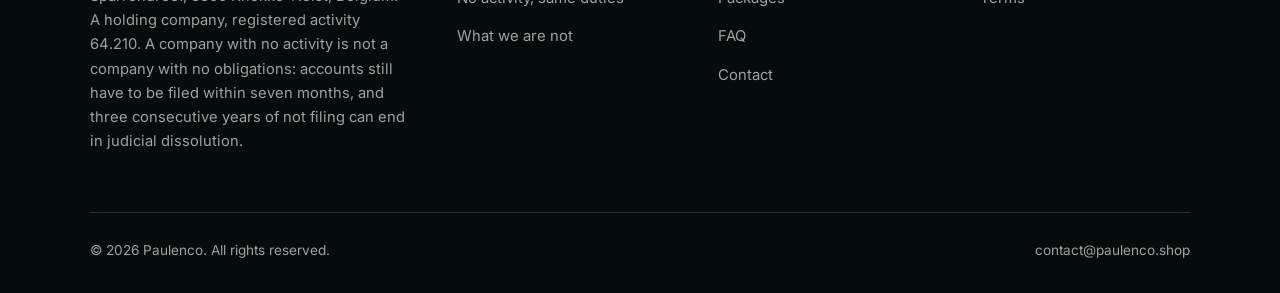
<file: contact.html>
<!DOCTYPE html>
<html lang="en" class="no-js">
<head>
<meta charset="utf-8">
<meta name="viewport" content="width=device-width, initial-scale=1">
<title>Contact — Paulenco</title>
<meta name="description" content="Contact PAULENCO SRL, a holding company in Knokke-Heist, West Flanders. We reply within two business days.">
<link rel="canonical" href="https://paulenco.shop/contact.html">

<meta property="og:type" content="website">
<meta property="og:url" content="https://paulenco.shop/contact.html">
<meta property="og:site_name" content="Paulenco">
<meta property="og:locale" content="en_US">
<meta property="og:title" content="Contact — Paulenco">
<meta property="og:description" content="Contact PAULENCO SRL, a holding company in Knokke-Heist, West Flanders. We reply within two business days.">
<meta name="theme-color" content="#060c0b">

<link rel="icon" href="assets/img/favicon.svg" type="image/svg+xml">
<link rel="preconnect" href="https://fonts.googleapis.com">
<link rel="preconnect" href="https://fonts.gstatic.com" crossorigin>
<link rel="stylesheet" href="https://fonts.googleapis.com/css2?family=Libre+Baskerville:wght@400;700&family=Inter:wght@400..700&display=swap">
<link rel="stylesheet" href="assets/css/style.css">

<!-- Thème appliqué avant le premier rendu (évite le flash) -->
<script>
document.documentElement.classList.remove('no-js');
(function(){try{var t=localStorage.getItem('site-theme');if(t){document.documentElement.setAttribute('data-theme',t);}}catch(e){}})();
</script>
</head>

<body>
<a class="skip-link" href="#main">Skip to main content</a>

<header class="site-header">
  <nav class="wrap nav" aria-label="Main navigation">
    <a class="brand" href="index.html">
      <svg class="brand__mark" viewBox="0 0 64 64" aria-hidden="true">
        <rect class="bm-bg" width="64" height="64" rx="16"/>
        <g class="bm-ic" transform="translate(14 14) scale(1.5)" fill="none" stroke-width="2.1" stroke-linecap="round" stroke-linejoin="round"><path d="M14 2.5H6.5A2 2 0 0 0 4.5 4.5v15a2 2 0 0 0 2 2h11a2 2 0 0 0 2-2V8z"/><path d="M14 2.5V8h5.5M8.5 13h7M8.5 17h5"/></g>
      </svg>
      <span>Paulenco<span class="brand__sub">PAULENCO SRL</span></span>
    </a>

    <ul class="nav__links" id="nav-links">
      <li><a href="index.html">Home</a></li>
      <li><a href="programs.html">Services</a></li>
      <li><a href="index.html#pricing">Packages</a></li>
      <li><a href="about.html">How we work</a></li>
      <li><a href="contact.html" aria-current="page">Contact</a></li>
      <li><a class="btn btn--primary" href="contact.html">Get in touch</a></li>
    </ul>

    <div class="nav__cta">
      <button class="theme-toggle" type="button" aria-label="Switch to dark theme">
        <svg class="icon-sun" viewBox="0 0 24 24" fill="none" stroke="currentColor" stroke-width="1.8" stroke-linecap="round" aria-hidden="true"><circle cx="12" cy="12" r="4"/><path d="M12 2v2m0 16v2M2 12h2m16 0h2M4.9 4.9l1.4 1.4m11.4 11.4 1.4 1.4M19.1 4.9l-1.4 1.4M6.3 17.7l-1.4 1.4"/></svg>
        <svg class="icon-moon" viewBox="0 0 24 24" fill="none" stroke="currentColor" stroke-width="1.8" stroke-linecap="round" stroke-linejoin="round" aria-hidden="true"><path d="M21 12.8A9 9 0 1 1 11.2 3a7 7 0 0 0 9.8 9.8z"/></svg>
      </button>
      <a class="btn btn--primary" href="contact.html">Get in touch</a>
      <button class="nav__toggle" type="button" aria-expanded="false" aria-controls="nav-links" aria-label="Open menu">
        <svg class="icon-open" viewBox="0 0 24 24" fill="none" stroke="currentColor" stroke-width="2" stroke-linecap="round" aria-hidden="true"><path d="M3 6h18M3 12h18M3 18h18"/></svg>
        <svg class="icon-close" viewBox="0 0 24 24" fill="none" stroke="currentColor" stroke-width="2" stroke-linecap="round" aria-hidden="true"><path d="M6 6l12 12M18 6L6 18"/></svg>
      </button>
    </div>
  </nav>
</header>

<main id="main">

<section class="page-head">
  <div class="wrap">
    <nav class="breadcrumb" aria-label="Breadcrumb">
      <a href="index.html">Home</a><span>/</span><span aria-current="page">Contact</span>
    </nav>
    <h1>Get in touch</h1>
    <p>Tell us what this is about. We reply within two business days.</p>
  </div>
</section>

<section class="section wrap">
  <div class="form-layout">

    <!--
      FORM: the action attribute holds a placeholder id. Create a free form at
      https://formspree.io and replace VOTRE_ID_FORMSPREE. Until then, the button
      opens the visitor's email app with a pre-filled message to contact@paulenco.shop.
    -->
    <form class="form" id="contact-form" action="https://formspree.io/f/VOTRE_ID_FORMSPREE" method="POST"
          data-email="contact@paulenco.shop" data-subject="Enquiry"
          data-msg-mail="Your email app will open with the message ready to send." data-msg-sending="Sending…"
          data-msg-ok="Thanks! Your message is on its way. We reply within one business day." data-msg-err="Sending failed. Please email us directly at">
      <div class="form__row">
        <div class="field">
          <label for="nom">Full name <span class="req" aria-hidden="true">*</span></label>
          <input type="text" id="nom" name="nom" autocomplete="name" required>
        </div>
        <div class="field">
          <label for="email">Email address <span class="req" aria-hidden="true">*</span></label>
          <input type="email" id="email" name="email" autocomplete="email" required>
        </div>
      </div>

      <div class="form__row">
        <div class="field">
          <label for="programme">What this is about</label>
          <select id="programme" name="programme">
            <option>Holding participations</option>
            <option>Accounts, on time</option>
            <option>No activity, same duties</option>
            <option>What we are not</option>
            <option>Not sure yet</option>
          </select>
        </div>
        <div class="field">
          <label for="niveau">Your situation</label>
          <select id="niveau" name="niveau">
            <option>A general enquiry</option>
            <option>A corporate matter</option>
            <option>A records question</option>
            <option>Something else</option>
          </select>
        </div>
      </div>

      <div class="field">
        <label for="message">Your message <span class="req" aria-hidden="true">*</span></label>
        <textarea id="message" name="message" required placeholder="What this concerns, who you are, and what you need from us..."></textarea>
        <span class="field__hint">We do not provide nominee arrangements, company formation, domiciliation or investment services, so enquiries of that kind will be declined rather than answered at length.</span>
      </div>

      <!-- Bot trap: hidden from humans -->
      <div class="visually-hidden" aria-hidden="true">
        <label for="site-web">Leave this field empty</label>
        <input type="text" id="site-web" name="_gotcha" tabindex="-1" autocomplete="off">
      </div>

      <button class="btn btn--primary btn--lg" type="submit">Send my request <svg viewBox="0 0 24 24" fill="none" stroke="currentColor" stroke-width="2.2" stroke-linecap="round" stroke-linejoin="round" aria-hidden="true"><path d="M5 12h14M13 6l6 6-6 6"/></svg></button>

      <p id="form-status" class="form__status" role="status" aria-live="polite"></p>

      <p class="form__note">
        We only use your details to reply, and never sell them. See our <a href="legal.html#privacy">privacy policy</a>.
      </p>
    </form>

    <aside class="contact-aside">
      <div class="contact-card">
        <svg viewBox="0 0 24 24" fill="none" stroke="currentColor" stroke-width="1.8" stroke-linecap="round" stroke-linejoin="round" aria-hidden="true"><rect x="2.5" y="5" width="19" height="14" rx="3"/><path d="M3 7l9 6 9-6"/></svg>
        <div><b>Email</b><a href="mailto:contact@paulenco.shop">contact@paulenco.shop</a></div>
      </div>
      <div class="contact-card">
        <svg viewBox="0 0 24 24" fill="none" stroke="currentColor" stroke-width="1.8" stroke-linecap="round" stroke-linejoin="round" aria-hidden="true"><circle cx="12" cy="12" r="9"/><path d="M12 7v5l3.2 2"/></svg>
        <div><b>Response time</b><span>Within one business day, Monday to Friday</span></div>
      </div>
      <div class="contact-card">
        <svg viewBox="0 0 24 24" fill="none" stroke="currentColor" stroke-width="1.8" stroke-linecap="round" stroke-linejoin="round" aria-hidden="true"><rect x="3.5" y="5" width="17" height="16" rx="2.5"/><path d="M8 3v4M16 3v4M3.5 10h17"/></svg>
        <div><b>Availability</b><span>[YOUR BUSINESS HOURS] · by arrangement</span></div>
      </div>
      <div class="contact-card">
        <svg viewBox="0 0 24 24" fill="none" stroke="currentColor" stroke-width="1.8" stroke-linecap="round" stroke-linejoin="round" aria-hidden="true"><rect x="4" y="4.5" width="16" height="11" rx="2"/><path d="M2 19.5h20"/></svg>
        <div><b>Format</b><span>West Flanders</span></div>
      </div>
      <div class="contact-card contact-card--soft">
        <svg viewBox="0 0 24 24" fill="none" stroke="currentColor" stroke-width="1.8" stroke-linecap="round" stroke-linejoin="round" aria-hidden="true"><circle cx="12" cy="12" r="9.2"/><path d="M12 16v-4.5M12 8.2v.1"/></svg>
        <div><b>Good to know</b><span>Tell us plainly what you need; we will say if it is not something we do.</span></div>
      </div>
    </aside>

  </div>
</section>

</main>

<footer class="site-footer">
  <div class="wrap">
    <div class="footer__grid">
      <div class="footer__brand">
        <a class="brand" href="index.html">
          <svg class="brand__mark" viewBox="0 0 64 64" aria-hidden="true">
        <rect class="bm-bg" width="64" height="64" rx="16"/>
        <g class="bm-ic" transform="translate(14 14) scale(1.5)" fill="none" stroke-width="2.1" stroke-linecap="round" stroke-linejoin="round"><path d="M14 2.5H6.5A2 2 0 0 0 4.5 4.5v15a2 2 0 0 0 2 2h11a2 2 0 0 0 2-2V8z"/><path d="M14 2.5V8h5.5M8.5 13h7M8.5 17h5"/></g>
      </svg>
          <span>Paulenco<span class="brand__sub">PAULENCO SRL</span></span>
        </a>
        <p>PAULENCO SRL — enterprise number 0703.899.603, registered office at 59 Sparrendreef, 8300 Knokke-Heist, Belgium. A holding company, registered activity 64.210. A company with no activity is not a company with no obligations: accounts still have to be filed within seven months, and three consecutive years of not filing can end in judicial dissolution.</p>
      </div>

      <div class="footer__col">
        <h4>Services</h4>
        <ul>
          <li><a href="programs.html#holding">Holding participations</a></li>
          <li><a href="programs.html#accounts">Accounts, on time</a></li>
          <li><a href="programs.html#dormant">No activity, same duties</a></li>
          <li><a href="programs.html#notfirm">What we are not</a></li>
        </ul>
      </div>

      <div class="footer__col">
        <h4>Paulenco</h4>
        <ul>
          <li><a href="about.html">How we work</a></li>
          <li><a href="index.html#how-it-works">How it works</a></li>
          <li><a href="index.html#pricing">Packages</a></li>
          <li><a href="index.html#faq">FAQ</a></li>
          <li><a href="contact.html">Contact</a></li>
        </ul>
      </div>

      <div class="footer__col">
        <h4>Legal</h4>
        <ul>
          <li><a href="legal.html">Legal &amp; policies</a></li>
          <li><a href="legal.html#privacy">Privacy</a></li>
          <li><a href="legal.html#terms">Terms</a></li>
        </ul>
      </div>
    </div>

    <div class="footer__bottom">
      <p>© <span data-year>2026</span> Paulenco. All rights reserved.</p>
      <p><a href="mailto:contact@paulenco.shop">contact@paulenco.shop</a></p>
    </div>
  </div>
</footer>

<script src="assets/js/main.js" defer></script>
</body>
</html>
</file>
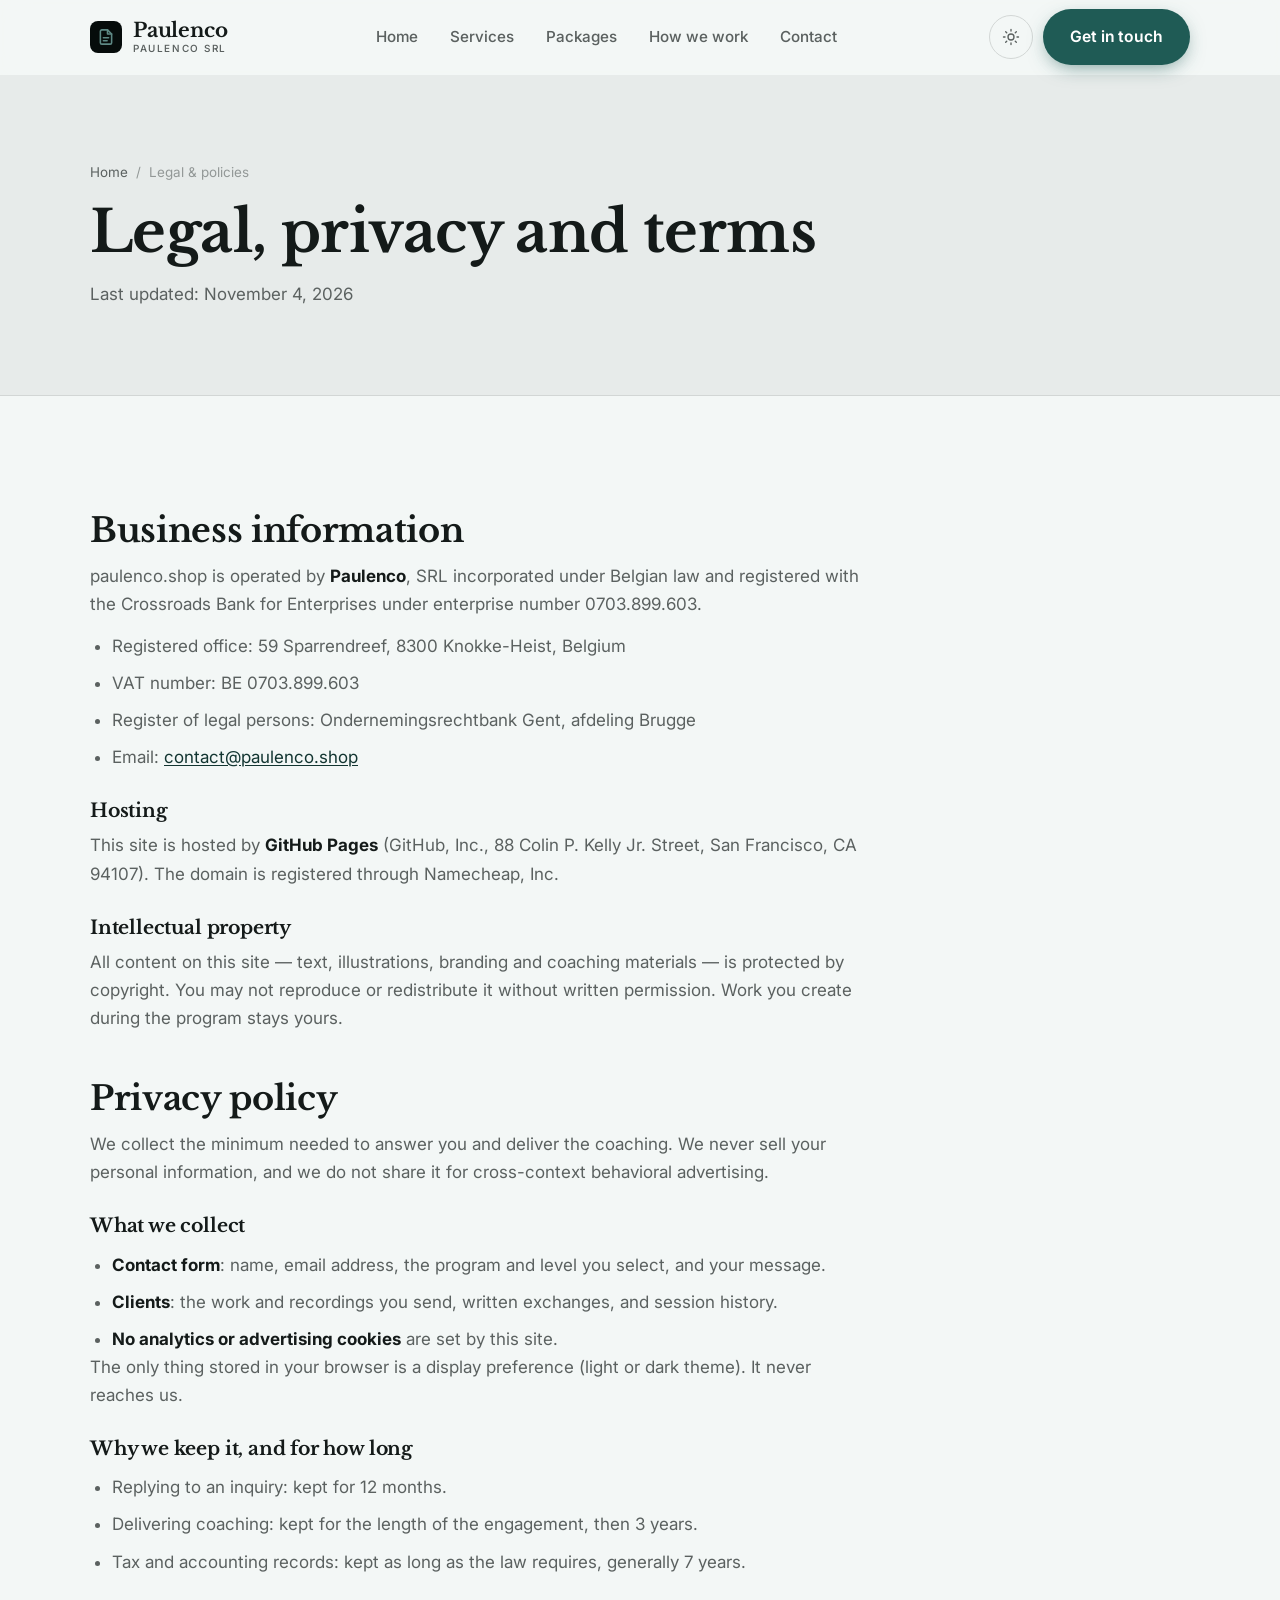
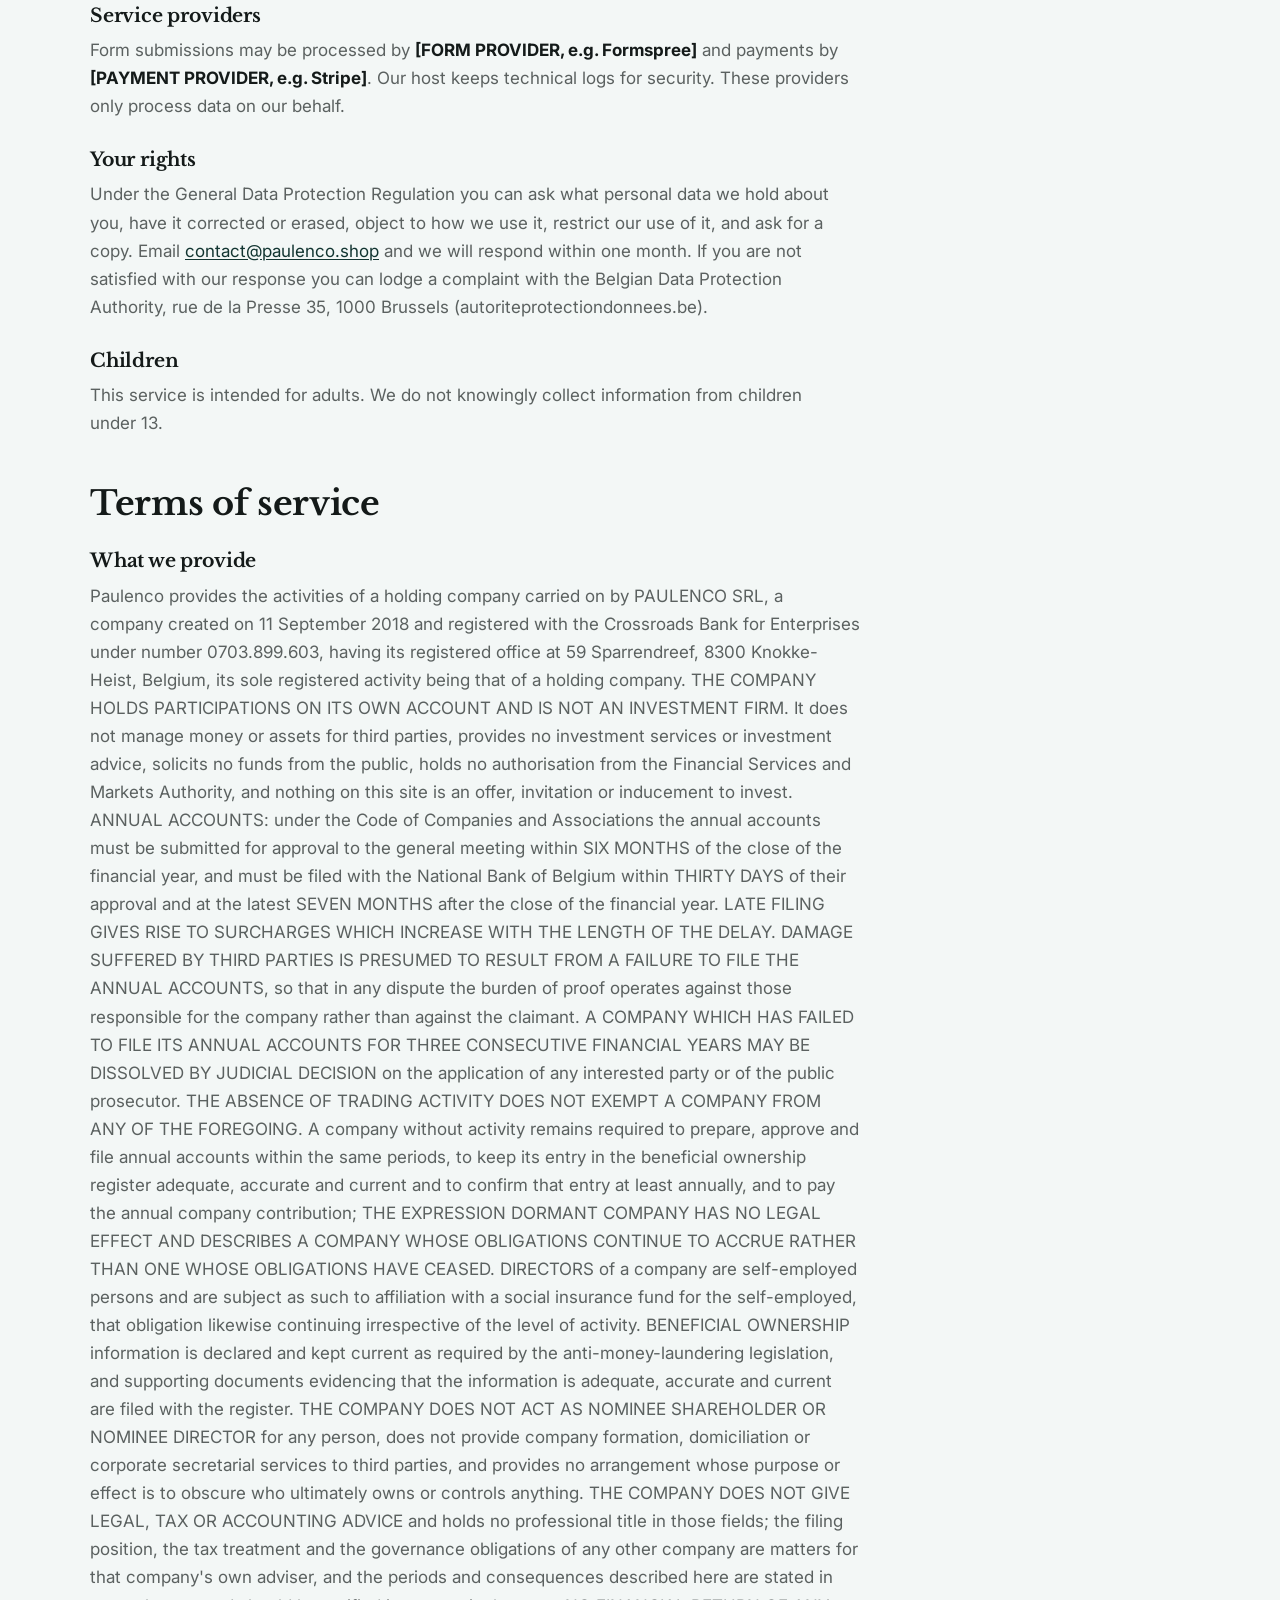
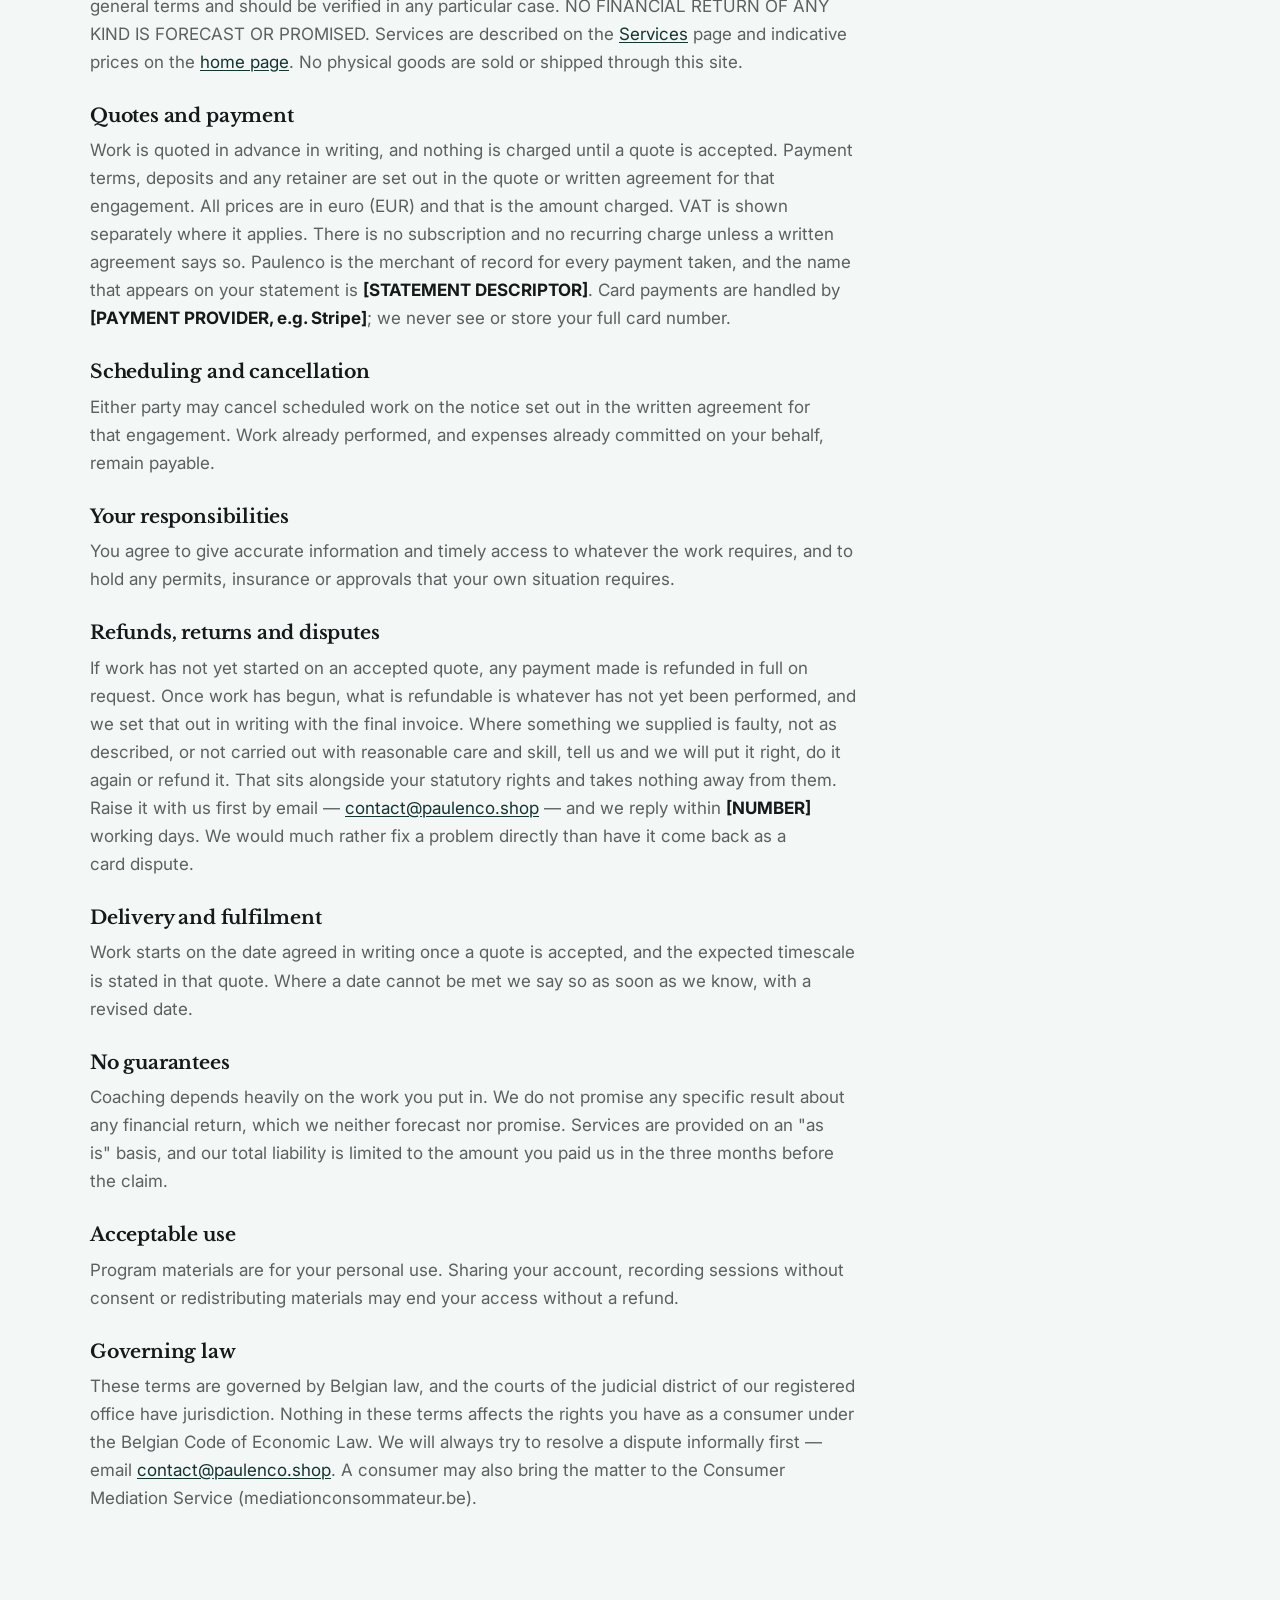
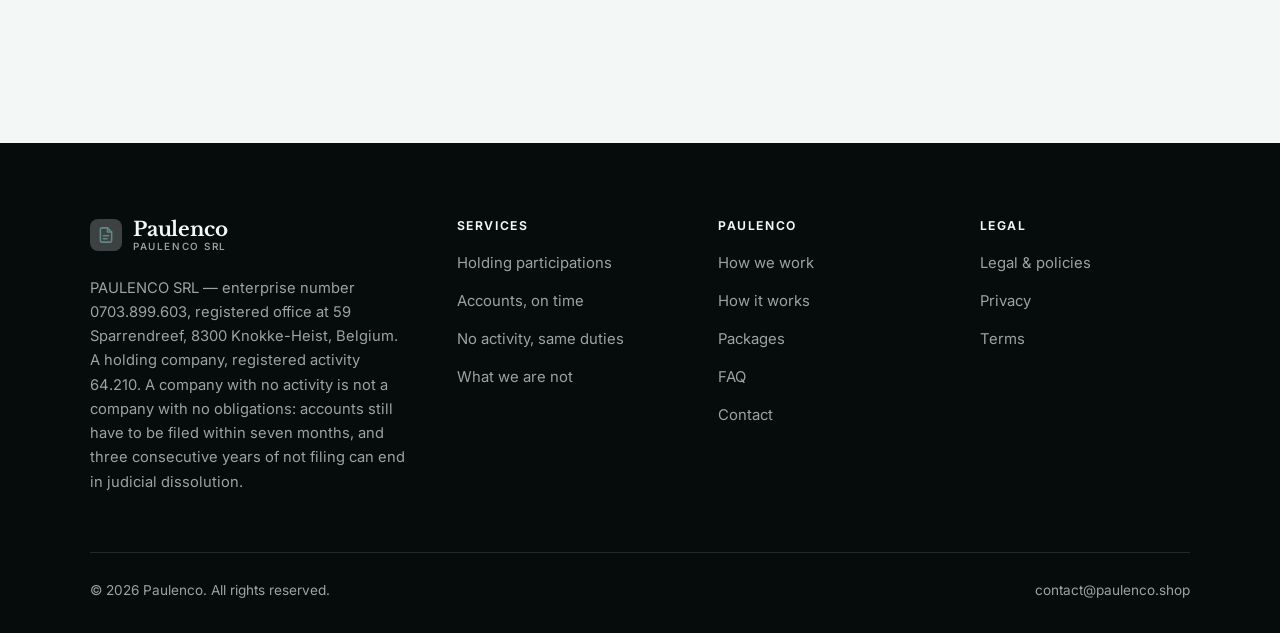
<file: legal.html>
<!DOCTYPE html>
<html lang="en" class="no-js">
<head>
<meta charset="utf-8">
<meta name="viewport" content="width=device-width, initial-scale=1">
<title>Legal, privacy and terms — Paulenco</title>
<meta name="description" content="Business information, privacy policy and terms of service for Paulenco.">
<meta name="robots" content="noindex">

<meta property="og:type" content="website">
<meta property="og:url" content="https://paulenco.shop/legal.html">
<meta property="og:site_name" content="Paulenco">
<meta property="og:locale" content="en_US">
<meta property="og:title" content="Legal, privacy and terms — Paulenco">
<meta property="og:description" content="Business information, privacy policy and terms of service for Paulenco.">
<meta name="theme-color" content="#060c0b">

<link rel="icon" href="assets/img/favicon.svg" type="image/svg+xml">
<link rel="preconnect" href="https://fonts.googleapis.com">
<link rel="preconnect" href="https://fonts.gstatic.com" crossorigin>
<link rel="stylesheet" href="https://fonts.googleapis.com/css2?family=Libre+Baskerville:wght@400;700&family=Inter:wght@400..700&display=swap">
<link rel="stylesheet" href="assets/css/style.css">

<!-- Thème appliqué avant le premier rendu (évite le flash) -->
<script>
document.documentElement.classList.remove('no-js');
(function(){try{var t=localStorage.getItem('site-theme');if(t){document.documentElement.setAttribute('data-theme',t);}}catch(e){}})();
</script>
</head>

<body>
<a class="skip-link" href="#main">Skip to main content</a>

<header class="site-header">
  <nav class="wrap nav" aria-label="Main navigation">
    <a class="brand" href="index.html">
      <svg class="brand__mark" viewBox="0 0 64 64" aria-hidden="true">
        <rect class="bm-bg" width="64" height="64" rx="16"/>
        <g class="bm-ic" transform="translate(14 14) scale(1.5)" fill="none" stroke-width="2.1" stroke-linecap="round" stroke-linejoin="round"><path d="M14 2.5H6.5A2 2 0 0 0 4.5 4.5v15a2 2 0 0 0 2 2h11a2 2 0 0 0 2-2V8z"/><path d="M14 2.5V8h5.5M8.5 13h7M8.5 17h5"/></g>
      </svg>
      <span>Paulenco<span class="brand__sub">PAULENCO SRL</span></span>
    </a>

    <ul class="nav__links" id="nav-links">
      <li><a href="index.html">Home</a></li>
      <li><a href="programs.html">Services</a></li>
      <li><a href="index.html#pricing">Packages</a></li>
      <li><a href="about.html">How we work</a></li>
      <li><a href="contact.html">Contact</a></li>
      <li><a class="btn btn--primary" href="contact.html">Get in touch</a></li>
    </ul>

    <div class="nav__cta">
      <button class="theme-toggle" type="button" aria-label="Switch to dark theme">
        <svg class="icon-sun" viewBox="0 0 24 24" fill="none" stroke="currentColor" stroke-width="1.8" stroke-linecap="round" aria-hidden="true"><circle cx="12" cy="12" r="4"/><path d="M12 2v2m0 16v2M2 12h2m16 0h2M4.9 4.9l1.4 1.4m11.4 11.4 1.4 1.4M19.1 4.9l-1.4 1.4M6.3 17.7l-1.4 1.4"/></svg>
        <svg class="icon-moon" viewBox="0 0 24 24" fill="none" stroke="currentColor" stroke-width="1.8" stroke-linecap="round" stroke-linejoin="round" aria-hidden="true"><path d="M21 12.8A9 9 0 1 1 11.2 3a7 7 0 0 0 9.8 9.8z"/></svg>
      </button>
      <a class="btn btn--primary" href="contact.html">Get in touch</a>
      <button class="nav__toggle" type="button" aria-expanded="false" aria-controls="nav-links" aria-label="Open menu">
        <svg class="icon-open" viewBox="0 0 24 24" fill="none" stroke="currentColor" stroke-width="2" stroke-linecap="round" aria-hidden="true"><path d="M3 6h18M3 12h18M3 18h18"/></svg>
        <svg class="icon-close" viewBox="0 0 24 24" fill="none" stroke="currentColor" stroke-width="2" stroke-linecap="round" aria-hidden="true"><path d="M6 6l12 12M18 6L6 18"/></svg>
      </button>
    </div>
  </nav>
</header>

<main id="main">

<section class="page-head">
  <div class="wrap">
    <nav class="breadcrumb" aria-label="Breadcrumb">
      <a href="index.html">Home</a><span>/</span><span aria-current="page">Legal &amp; policies</span>
    </nav>
    <h1>Legal, privacy and terms</h1>
    <p>Last updated: <time datetime="2026-11-04">November 4, 2026</time></p>
  </div>
</section>

<section class="section wrap">
  <div class="prose">

    <!--
      TO DO: this is a skeleton, not legal advice. Replace every [BRACKET] with
      your real details before selling, and have a lawyer review it if you can.
      Consumer protection rules differ by state.
    -->

    <h2 id="business">Business information</h2>
    <p>
      paulenco.shop is operated by <strong>Paulenco</strong>,
      SRL incorporated under Belgian law and registered with the
      Crossroads Bank for Enterprises under enterprise number 0703.899.603.
    </p>
    <ul>
      <li>Registered office: 59 Sparrendreef, 8300 Knokke-Heist, Belgium</li>
      <li>VAT number: BE 0703.899.603</li>
      <li>Register of legal persons: Ondernemingsrechtbank Gent, afdeling Brugge</li>
      <li>Email: <a href="mailto:contact@paulenco.shop">contact@paulenco.shop</a></li>
    </ul>

    <h3>Hosting</h3>
    <p>
      This site is hosted by <strong>GitHub Pages</strong> (GitHub, Inc., 88 Colin P. Kelly Jr. Street,
      San Francisco, CA 94107). The domain is registered through Namecheap, Inc.
    </p>

    <h3>Intellectual property</h3>
    <p>
      All content on this site — text, illustrations, branding and coaching materials — is protected by
      copyright. You may not reproduce or redistribute it without written permission. Work you create during
      the program stays yours.
    </p>

    <h2 id="privacy">Privacy policy</h2>
    <p>
      We collect the minimum needed to answer you and deliver the coaching. We never sell your personal
      information, and we do not share it for cross-context behavioral advertising.
    </p>
    <h3>What we collect</h3>
    <ul>
      <li><strong>Contact form</strong>: name, email address, the program and level you select, and your message.</li>
      <li><strong>Clients</strong>: the work and recordings you send, written exchanges, and session history.</li>
      <li><strong>No analytics or advertising cookies</strong> are set by this site.</li>
    </ul>
    <p>
      The only thing stored in your browser is a display preference (light or dark theme). It never reaches us.
    </p>
    <h3>Why we keep it, and for how long</h3>
    <ul>
      <li>Replying to an inquiry: kept for 12 months.</li>
      <li>Delivering coaching: kept for the length of the engagement, then 3 years.</li>
      <li>Tax and accounting records: kept as long as the law requires, generally 7 years.</li>
    </ul>
    <h3>Service providers</h3>
    <p>
      Form submissions may be processed by <strong>[FORM PROVIDER, e.g. Formspree]</strong> and payments by
      <strong>[PAYMENT PROVIDER, e.g. Stripe]</strong>. Our host keeps technical logs for security. These
      providers only process data on our behalf.
    </p>
    <h3>Your rights</h3>
    <p>
      Under the General Data Protection Regulation you can ask what personal data we hold about you,
      have it corrected or erased, object to how we use it, restrict our use of it, and ask for a copy.
      Email <a href="mailto:contact@paulenco.shop">contact@paulenco.shop</a> and we will respond within one month. If you are not
      satisfied with our response you can lodge a complaint with the Belgian Data Protection Authority,
      rue de la Presse 35, 1000 Brussels (autoriteprotectiondonnees.be).
    </p>
    <h3>Children</h3>
    <p>
      This service is intended for adults. We do not knowingly collect information from children under 13.
    </p>

    <h2 id="terms">Terms of service</h2>
    <h3>What we provide</h3>
    <p>
      Paulenco provides the activities of a holding company carried on by PAULENCO SRL, a company created on 11 September 2018 and registered with the Crossroads Bank for Enterprises under number 0703.899.603, having its registered office at 59 Sparrendreef, 8300 Knokke-Heist, Belgium, its sole registered activity being that of a holding company. THE COMPANY HOLDS PARTICIPATIONS ON ITS OWN ACCOUNT AND IS NOT AN INVESTMENT FIRM. It does not manage money or assets for third parties, provides no investment services or investment advice, solicits no funds from the public, holds no authorisation from the Financial Services and Markets Authority, and nothing on this site is an offer, invitation or inducement to invest. ANNUAL ACCOUNTS: under the Code of Companies and Associations the annual accounts must be submitted for approval to the general meeting within SIX MONTHS of the close of the financial year, and must be filed with the National Bank of Belgium within THIRTY DAYS of their approval and at the latest SEVEN MONTHS after the close of the financial year. LATE FILING GIVES RISE TO SURCHARGES WHICH INCREASE WITH THE LENGTH OF THE DELAY. DAMAGE SUFFERED BY THIRD PARTIES IS PRESUMED TO RESULT FROM A FAILURE TO FILE THE ANNUAL ACCOUNTS, so that in any dispute the burden of proof operates against those responsible for the company rather than against the claimant. A COMPANY WHICH HAS FAILED TO FILE ITS ANNUAL ACCOUNTS FOR THREE CONSECUTIVE FINANCIAL YEARS MAY BE DISSOLVED BY JUDICIAL DECISION on the application of any interested party or of the public prosecutor. THE ABSENCE OF TRADING ACTIVITY DOES NOT EXEMPT A COMPANY FROM ANY OF THE FOREGOING. A company without activity remains required to prepare, approve and file annual accounts within the same periods, to keep its entry in the beneficial ownership register adequate, accurate and current and to confirm that entry at least annually, and to pay the annual company contribution; THE EXPRESSION DORMANT COMPANY HAS NO LEGAL EFFECT AND DESCRIBES A COMPANY WHOSE OBLIGATIONS CONTINUE TO ACCRUE RATHER THAN ONE WHOSE OBLIGATIONS HAVE CEASED. DIRECTORS of a company are self-employed persons and are subject as such to affiliation with a social insurance fund for the self-employed, that obligation likewise continuing irrespective of the level of activity. BENEFICIAL OWNERSHIP information is declared and kept current as required by the anti-money-laundering legislation, and supporting documents evidencing that the information is adequate, accurate and current are filed with the register. THE COMPANY DOES NOT ACT AS NOMINEE SHAREHOLDER OR NOMINEE DIRECTOR for any person, does not provide company formation, domiciliation or corporate secretarial services to third parties, and provides no arrangement whose purpose or effect is to obscure who ultimately owns or controls anything. THE COMPANY DOES NOT GIVE LEGAL, TAX OR ACCOUNTING ADVICE and holds no professional title in those fields; the filing position, the tax treatment and the governance obligations of any other company are matters for that company's own adviser, and the periods and consequences described here are stated in general terms and should be verified in any particular case. NO FINANCIAL RETURN OF ANY KIND IS FORECAST OR PROMISED. Services are described on the
      <a href="programs.html">Services</a> page and indicative prices on the
      <a href="index.html#pricing">home page</a>.
      No physical goods are sold or shipped through this site.
    </p>
    <h3>Quotes and payment</h3>
    <p>
      Work is quoted in advance in writing, and nothing is charged until a quote is accepted. Payment terms,
      deposits and any retainer are set out in the quote or written agreement for that engagement.
      All prices are in euro (EUR) and that is the amount charged. VAT is shown separately where it applies.
      There is no subscription and no recurring charge unless a written agreement says so.
      Paulenco is the merchant of record for every payment taken, and the name that
      appears on your statement is <strong>[STATEMENT DESCRIPTOR]</strong>. Card payments are handled by
      <strong>[PAYMENT PROVIDER, e.g. Stripe]</strong>; we never see or store your full card number.
    </p>
    <h3>Scheduling and cancellation</h3>
    <p>
      Either party may cancel scheduled work on the notice set out in the written agreement for that engagement.
      Work already performed, and expenses already committed on your behalf, remain payable.
    </p>
    <h3>Your responsibilities</h3>
    <p>
      You agree to give accurate information and timely access to whatever the work requires, and to hold any
      permits, insurance or approvals that your own situation requires.
    </p>
    <h3>Refunds, returns and disputes</h3>
    <p>
      If work has not yet started on an accepted quote, any payment made is refunded in full on request. Once work has begun, what is refundable is whatever has not yet been performed, and we set that out in writing with the final invoice.
      Where something we supplied is faulty, not as described, or not carried out with reasonable care and skill,
      tell us and we will put it right, do it again or refund it. That sits alongside your statutory rights and
      takes nothing away from them. Raise it with us first by email —
      <a href="mailto:contact@paulenco.shop">contact@paulenco.shop</a> — and we reply within <strong>[NUMBER]</strong> working days.
      We would much rather fix a problem directly than have it come back as a card dispute.
    </p>
    <h3>Delivery and fulfilment</h3>
    <p>
      Work starts on the date agreed in writing once a quote is accepted, and the expected timescale is stated in that quote. Where a date cannot be met we say so as soon as we know, with a revised date.
    </p>

    <h3>No guarantees</h3>
    <p>
      Coaching depends heavily on the work you put in. We do not promise any specific result
      about any financial return, which we neither forecast nor promise. Services are provided on an "as is" basis, and our total
      liability is limited to the amount you paid us in the three months before the claim.
    </p>
    <h3>Acceptable use</h3>
    <p>
      Program materials are for your personal use. Sharing your account, recording sessions without consent
      or redistributing materials may end your access without a refund.
    </p>
    <h3>Governing law</h3>
    <p>
      These terms are governed by Belgian law, and the courts of the judicial district of our
      registered office have jurisdiction. Nothing in these terms affects the rights you have as a
      consumer under the Belgian Code of Economic Law. We will always try to resolve a dispute
      informally first — email <a href="mailto:contact@paulenco.shop">contact@paulenco.shop</a>. A consumer may also bring the
      matter to the Consumer Mediation Service (mediationconsommateur.be).
    </p>

  </div>
</section>

</main>

<footer class="site-footer">
  <div class="wrap">
    <div class="footer__grid">
      <div class="footer__brand">
        <a class="brand" href="index.html">
          <svg class="brand__mark" viewBox="0 0 64 64" aria-hidden="true">
        <rect class="bm-bg" width="64" height="64" rx="16"/>
        <g class="bm-ic" transform="translate(14 14) scale(1.5)" fill="none" stroke-width="2.1" stroke-linecap="round" stroke-linejoin="round"><path d="M14 2.5H6.5A2 2 0 0 0 4.5 4.5v15a2 2 0 0 0 2 2h11a2 2 0 0 0 2-2V8z"/><path d="M14 2.5V8h5.5M8.5 13h7M8.5 17h5"/></g>
      </svg>
          <span>Paulenco<span class="brand__sub">PAULENCO SRL</span></span>
        </a>
        <p>PAULENCO SRL — enterprise number 0703.899.603, registered office at 59 Sparrendreef, 8300 Knokke-Heist, Belgium. A holding company, registered activity 64.210. A company with no activity is not a company with no obligations: accounts still have to be filed within seven months, and three consecutive years of not filing can end in judicial dissolution.</p>
      </div>

      <div class="footer__col">
        <h4>Services</h4>
        <ul>
          <li><a href="programs.html#holding">Holding participations</a></li>
          <li><a href="programs.html#accounts">Accounts, on time</a></li>
          <li><a href="programs.html#dormant">No activity, same duties</a></li>
          <li><a href="programs.html#notfirm">What we are not</a></li>
        </ul>
      </div>

      <div class="footer__col">
        <h4>Paulenco</h4>
        <ul>
          <li><a href="about.html">How we work</a></li>
          <li><a href="index.html#how-it-works">How it works</a></li>
          <li><a href="index.html#pricing">Packages</a></li>
          <li><a href="index.html#faq">FAQ</a></li>
          <li><a href="contact.html">Contact</a></li>
        </ul>
      </div>

      <div class="footer__col">
        <h4>Legal</h4>
        <ul>
          <li><a href="legal.html">Legal &amp; policies</a></li>
          <li><a href="legal.html#privacy">Privacy</a></li>
          <li><a href="legal.html#terms">Terms</a></li>
        </ul>
      </div>
    </div>

    <div class="footer__bottom">
      <p>© <span data-year>2026</span> Paulenco. All rights reserved.</p>
      <p><a href="mailto:contact@paulenco.shop">contact@paulenco.shop</a></p>
    </div>
  </div>
</footer>

<script src="assets/js/main.js" defer></script>
</body>
</html>
</file>
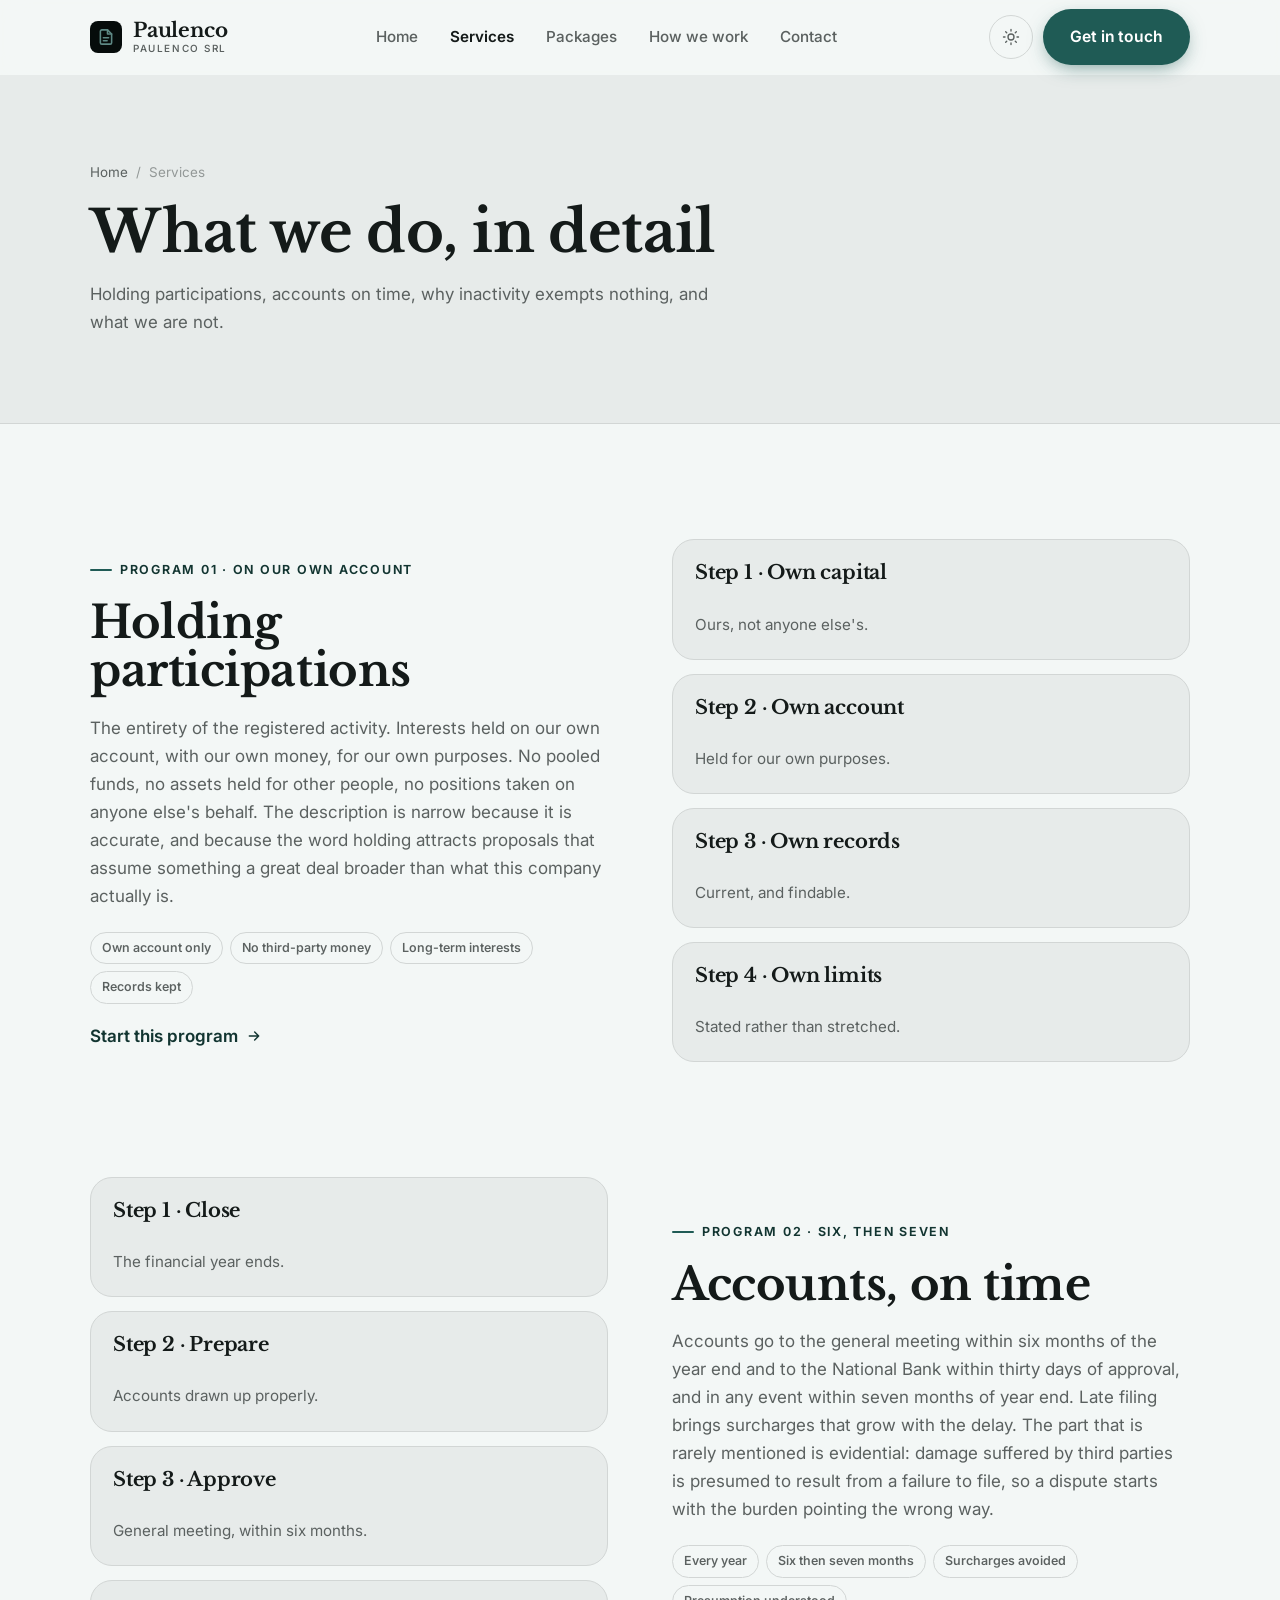
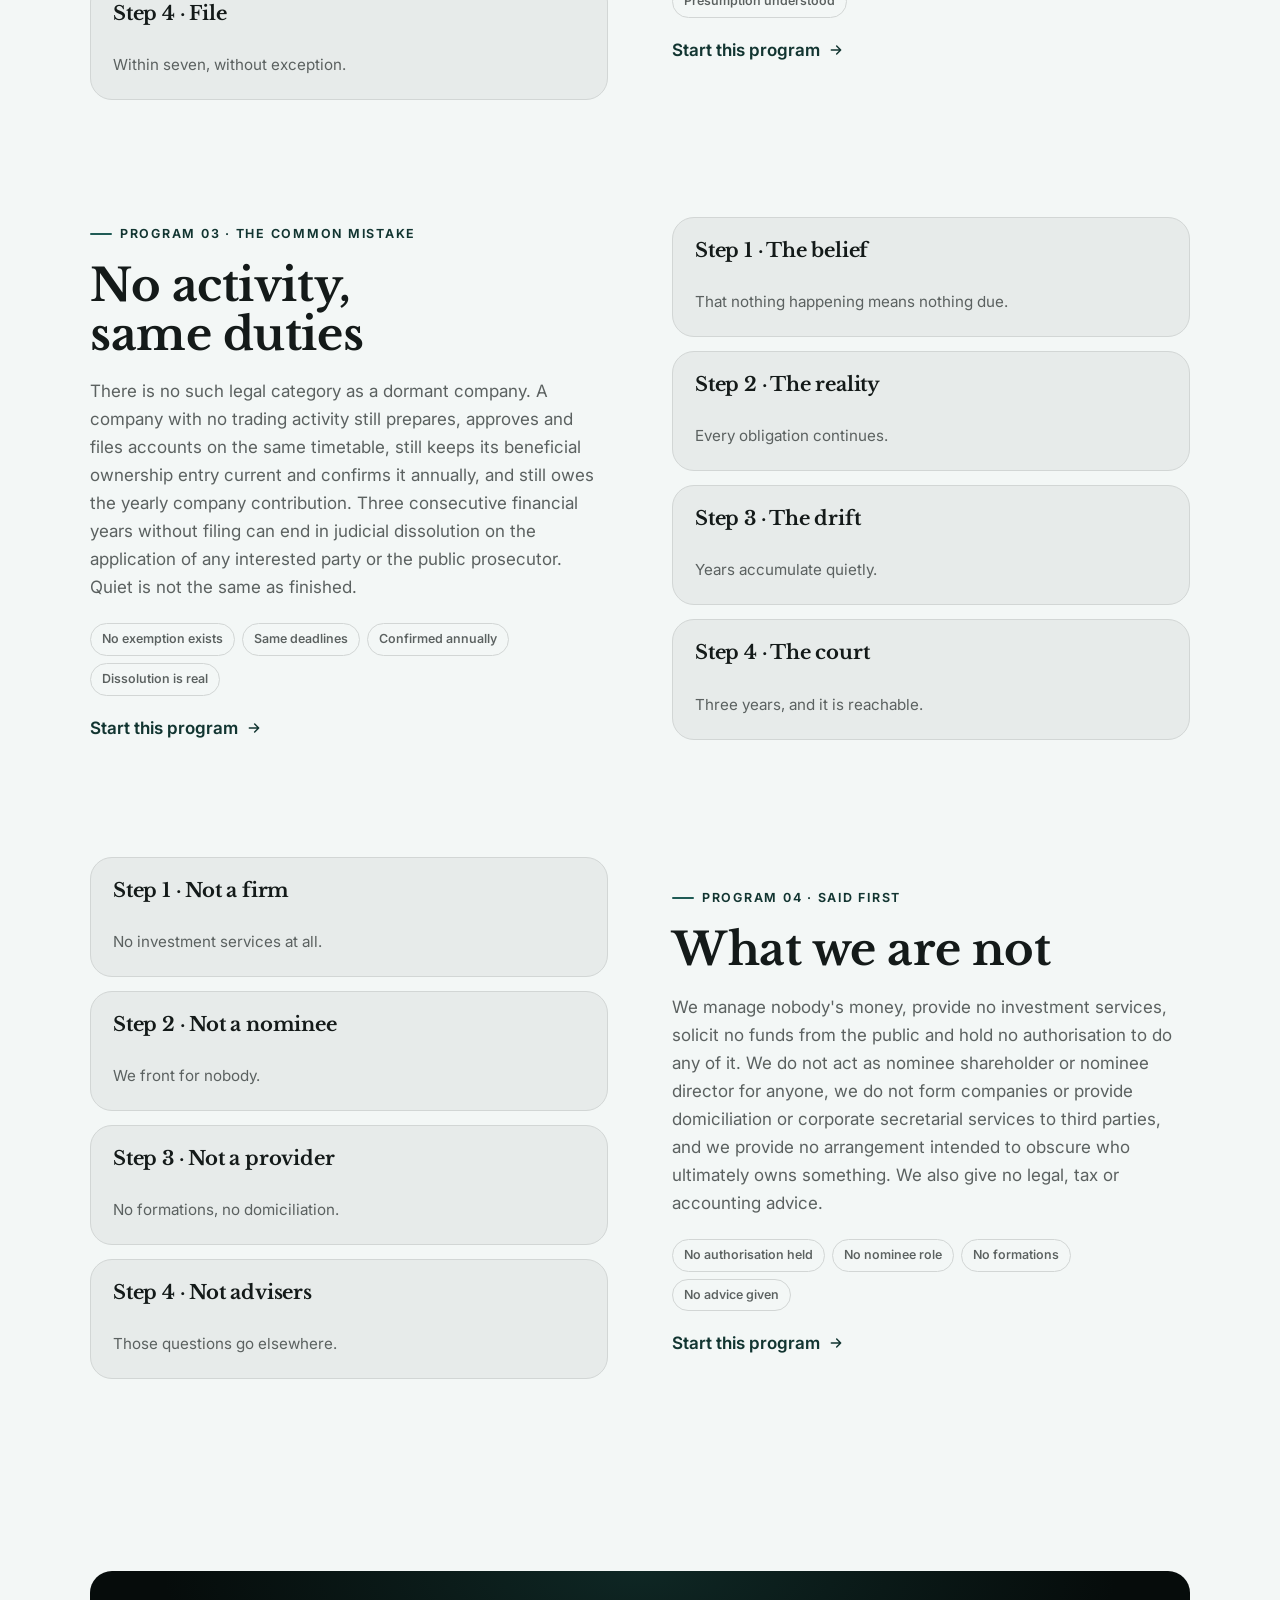
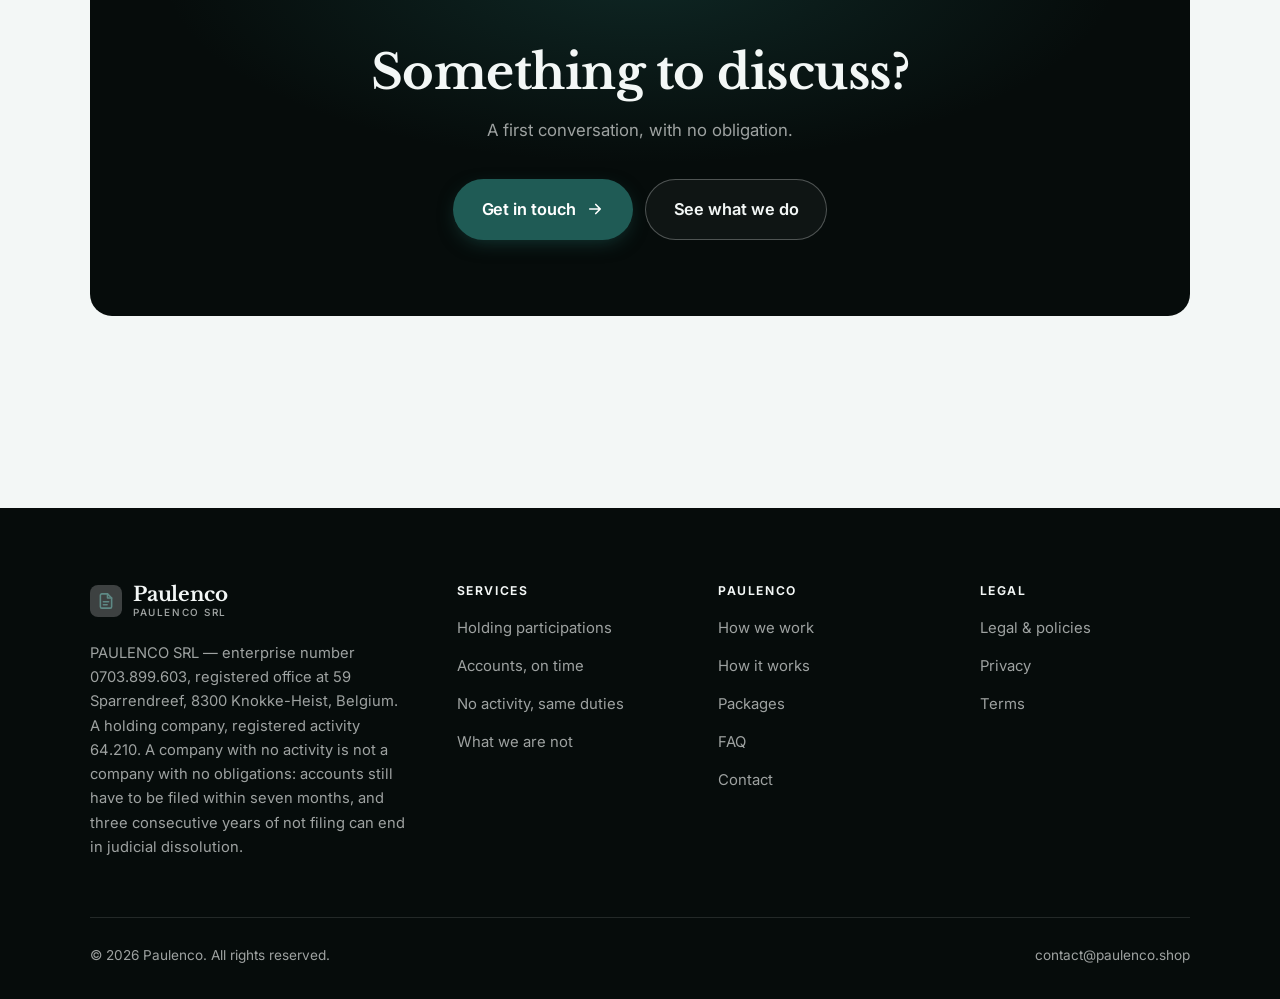
<file: programs.html>
<!DOCTYPE html>
<html lang="en" class="no-js">
<head>
<meta charset="utf-8">
<meta name="viewport" content="width=device-width, initial-scale=1">
<title>Services — Paulenco</title>
<meta name="description" content="What PAULENCO SRL does: holds participations on its own account and meets the annual filing obligations that apply whether or not a company trades.">
<link rel="canonical" href="https://paulenco.shop/programs.html">

<meta property="og:type" content="website">
<meta property="og:url" content="https://paulenco.shop/programs.html">
<meta property="og:site_name" content="Paulenco">
<meta property="og:locale" content="en_US">
<meta property="og:title" content="Services — Paulenco">
<meta property="og:description" content="What PAULENCO SRL does: holds participations on its own account and meets the annual filing obligations that apply whether or not a company trades.">
<meta name="theme-color" content="#060c0b">

<link rel="icon" href="assets/img/favicon.svg" type="image/svg+xml">
<link rel="preconnect" href="https://fonts.googleapis.com">
<link rel="preconnect" href="https://fonts.gstatic.com" crossorigin>
<link rel="stylesheet" href="https://fonts.googleapis.com/css2?family=Libre+Baskerville:wght@400;700&family=Inter:wght@400..700&display=swap">
<link rel="stylesheet" href="assets/css/style.css">

<!-- Thème appliqué avant le premier rendu (évite le flash) -->
<script>
document.documentElement.classList.remove('no-js');
(function(){try{var t=localStorage.getItem('site-theme');if(t){document.documentElement.setAttribute('data-theme',t);}}catch(e){}})();
</script>
</head>

<body>
<a class="skip-link" href="#main">Skip to main content</a>

<header class="site-header">
  <nav class="wrap nav" aria-label="Main navigation">
    <a class="brand" href="index.html">
      <svg class="brand__mark" viewBox="0 0 64 64" aria-hidden="true">
        <rect class="bm-bg" width="64" height="64" rx="16"/>
        <g class="bm-ic" transform="translate(14 14) scale(1.5)" fill="none" stroke-width="2.1" stroke-linecap="round" stroke-linejoin="round"><path d="M14 2.5H6.5A2 2 0 0 0 4.5 4.5v15a2 2 0 0 0 2 2h11a2 2 0 0 0 2-2V8z"/><path d="M14 2.5V8h5.5M8.5 13h7M8.5 17h5"/></g>
      </svg>
      <span>Paulenco<span class="brand__sub">PAULENCO SRL</span></span>
    </a>

    <ul class="nav__links" id="nav-links">
      <li><a href="index.html">Home</a></li>
      <li><a href="programs.html" aria-current="page">Services</a></li>
      <li><a href="index.html#pricing">Packages</a></li>
      <li><a href="about.html">How we work</a></li>
      <li><a href="contact.html">Contact</a></li>
      <li><a class="btn btn--primary" href="contact.html">Get in touch</a></li>
    </ul>

    <div class="nav__cta">
      <button class="theme-toggle" type="button" aria-label="Switch to dark theme">
        <svg class="icon-sun" viewBox="0 0 24 24" fill="none" stroke="currentColor" stroke-width="1.8" stroke-linecap="round" aria-hidden="true"><circle cx="12" cy="12" r="4"/><path d="M12 2v2m0 16v2M2 12h2m16 0h2M4.9 4.9l1.4 1.4m11.4 11.4 1.4 1.4M19.1 4.9l-1.4 1.4M6.3 17.7l-1.4 1.4"/></svg>
        <svg class="icon-moon" viewBox="0 0 24 24" fill="none" stroke="currentColor" stroke-width="1.8" stroke-linecap="round" stroke-linejoin="round" aria-hidden="true"><path d="M21 12.8A9 9 0 1 1 11.2 3a7 7 0 0 0 9.8 9.8z"/></svg>
      </button>
      <a class="btn btn--primary" href="contact.html">Get in touch</a>
      <button class="nav__toggle" type="button" aria-expanded="false" aria-controls="nav-links" aria-label="Open menu">
        <svg class="icon-open" viewBox="0 0 24 24" fill="none" stroke="currentColor" stroke-width="2" stroke-linecap="round" aria-hidden="true"><path d="M3 6h18M3 12h18M3 18h18"/></svg>
        <svg class="icon-close" viewBox="0 0 24 24" fill="none" stroke="currentColor" stroke-width="2" stroke-linecap="round" aria-hidden="true"><path d="M6 6l12 12M18 6L6 18"/></svg>
      </button>
    </div>
  </nav>
</header>

<main id="main">

<section class="page-head">
  <div class="wrap">
    <nav class="breadcrumb" aria-label="Breadcrumb">
      <a href="index.html">Home</a><span>/</span><span aria-current="page">Services</span>
    </nav>
    <h1>What we do, in detail</h1>
    <p>Holding participations, accounts on time, why inactivity exempts nothing, and what we are not.</p>
  </div>
</section>

<section class="section wrap" id="holding">
  <div class="split reveal">
    <div>
      <span class="eyebrow">Program 01 · On our own account</span>
      <h2>Holding participations</h2>
      <p>The entirety of the registered activity. Interests held on our own account, with our own money, for our own purposes. No pooled funds, no assets held for other people, no positions taken on anyone else's behalf. The description is narrow because it is accurate, and because the word holding attracts proposals that assume something a great deal broader than what this company actually is.</p>
      <ul class="tags"><li>Own account only</li><li>No third-party money</li><li>Long-term interests</li><li>Records kept</li></ul>
      <p><a class="arrow-link" href="contact.html">Start this program <svg viewBox="0 0 24 24" fill="none" stroke="currentColor" stroke-width="2.2" stroke-linecap="round" stroke-linejoin="round" aria-hidden="true"><path d="M5 12h14M13 6l6 6-6 6"/></svg></a></p>
    </div>
    <div class="grid grid--2 grid--tight">
      <article class="card card--sm">
        <h3>Step 1 · Own capital</h3>
        <p>Ours, not anyone else's.</p>
      </article>
      <article class="card card--sm">
        <h3>Step 2 · Own account</h3>
        <p>Held for our own purposes.</p>
      </article>
      <article class="card card--sm">
        <h3>Step 3 · Own records</h3>
        <p>Current, and findable.</p>
      </article>
      <article class="card card--sm">
        <h3>Step 4 · Own limits</h3>
        <p>Stated rather than stretched.</p>
      </article>
    </div>
  </div>
</section>

<section class="section section--flush wrap" id="accounts">
  <div class="split reveal">
    <div class="grid grid--2 grid--tight">
      <article class="card card--sm">
        <h3>Step 1 · Close</h3>
        <p>The financial year ends.</p>
      </article>
      <article class="card card--sm">
        <h3>Step 2 · Prepare</h3>
        <p>Accounts drawn up properly.</p>
      </article>
      <article class="card card--sm">
        <h3>Step 3 · Approve</h3>
        <p>General meeting, within six months.</p>
      </article>
      <article class="card card--sm">
        <h3>Step 4 · File</h3>
        <p>Within seven, without exception.</p>
      </article>
    </div>
    <div>
      <span class="eyebrow">Program 02 · Six, then seven</span>
      <h2>Accounts, on time</h2>
      <p>Accounts go to the general meeting within six months of the year end and to the National Bank within thirty days of approval, and in any event within seven months of year end. Late filing brings surcharges that grow with the delay. The part that is rarely mentioned is evidential: damage suffered by third parties is presumed to result from a failure to file, so a dispute starts with the burden pointing the wrong way.</p>
      <ul class="tags"><li>Every year</li><li>Six then seven months</li><li>Surcharges avoided</li><li>Presumption understood</li></ul>
      <p><a class="arrow-link" href="contact.html">Start this program <svg viewBox="0 0 24 24" fill="none" stroke="currentColor" stroke-width="2.2" stroke-linecap="round" stroke-linejoin="round" aria-hidden="true"><path d="M5 12h14M13 6l6 6-6 6"/></svg></a></p>
    </div>
  </div>
</section>

<section class="section section--flush wrap" id="dormant">
  <div class="split reveal">
    <div>
      <span class="eyebrow">Program 03 · The common mistake</span>
      <h2>No activity, same duties</h2>
      <p>There is no such legal category as a dormant company. A company with no trading activity still prepares, approves and files accounts on the same timetable, still keeps its beneficial ownership entry current and confirms it annually, and still owes the yearly company contribution. Three consecutive financial years without filing can end in judicial dissolution on the application of any interested party or the public prosecutor. Quiet is not the same as finished.</p>
      <ul class="tags"><li>No exemption exists</li><li>Same deadlines</li><li>Confirmed annually</li><li>Dissolution is real</li></ul>
      <p><a class="arrow-link" href="contact.html">Start this program <svg viewBox="0 0 24 24" fill="none" stroke="currentColor" stroke-width="2.2" stroke-linecap="round" stroke-linejoin="round" aria-hidden="true"><path d="M5 12h14M13 6l6 6-6 6"/></svg></a></p>
    </div>
    <div class="grid grid--2 grid--tight">
      <article class="card card--sm">
        <h3>Step 1 · The belief</h3>
        <p>That nothing happening means nothing due.</p>
      </article>
      <article class="card card--sm">
        <h3>Step 2 · The reality</h3>
        <p>Every obligation continues.</p>
      </article>
      <article class="card card--sm">
        <h3>Step 3 · The drift</h3>
        <p>Years accumulate quietly.</p>
      </article>
      <article class="card card--sm">
        <h3>Step 4 · The court</h3>
        <p>Three years, and it is reachable.</p>
      </article>
    </div>
  </div>
</section>

<section class="section section--flush wrap" id="notfirm">
  <div class="split reveal">
    <div class="grid grid--2 grid--tight">
      <article class="card card--sm">
        <h3>Step 1 · Not a firm</h3>
        <p>No investment services at all.</p>
      </article>
      <article class="card card--sm">
        <h3>Step 2 · Not a nominee</h3>
        <p>We front for nobody.</p>
      </article>
      <article class="card card--sm">
        <h3>Step 3 · Not a provider</h3>
        <p>No formations, no domiciliation.</p>
      </article>
      <article class="card card--sm">
        <h3>Step 4 · Not advisers</h3>
        <p>Those questions go elsewhere.</p>
      </article>
    </div>
    <div>
      <span class="eyebrow">Program 04 · Said first</span>
      <h2>What we are not</h2>
      <p>We manage nobody's money, provide no investment services, solicit no funds from the public and hold no authorisation to do any of it. We do not act as nominee shareholder or nominee director for anyone, we do not form companies or provide domiciliation or corporate secretarial services to third parties, and we provide no arrangement intended to obscure who ultimately owns something. We also give no legal, tax or accounting advice.</p>
      <ul class="tags"><li>No authorisation held</li><li>No nominee role</li><li>No formations</li><li>No advice given</li></ul>
      <p><a class="arrow-link" href="contact.html">Start this program <svg viewBox="0 0 24 24" fill="none" stroke="currentColor" stroke-width="2.2" stroke-linecap="round" stroke-linejoin="round" aria-hidden="true"><path d="M5 12h14M13 6l6 6-6 6"/></svg></a></p>
    </div>
  </div>
</section>

<section class="wrap section--tight">
  <div class="cta-band reveal">
    <h2>Something to discuss?</h2>
    <p>A first conversation, with no obligation.</p>
    <div class="hero__actions">
      <a class="btn btn--primary btn--lg" href="contact.html">Get in touch <svg viewBox="0 0 24 24" fill="none" stroke="currentColor" stroke-width="2.2" stroke-linecap="round" stroke-linejoin="round" aria-hidden="true"><path d="M5 12h14M13 6l6 6-6 6"/></svg></a>
      <a class="btn btn--on-dark btn--lg" href="programs.html">See what we do</a>
    </div>
  </div>
</section>

</main>

<footer class="site-footer">
  <div class="wrap">
    <div class="footer__grid">
      <div class="footer__brand">
        <a class="brand" href="index.html">
          <svg class="brand__mark" viewBox="0 0 64 64" aria-hidden="true">
        <rect class="bm-bg" width="64" height="64" rx="16"/>
        <g class="bm-ic" transform="translate(14 14) scale(1.5)" fill="none" stroke-width="2.1" stroke-linecap="round" stroke-linejoin="round"><path d="M14 2.5H6.5A2 2 0 0 0 4.5 4.5v15a2 2 0 0 0 2 2h11a2 2 0 0 0 2-2V8z"/><path d="M14 2.5V8h5.5M8.5 13h7M8.5 17h5"/></g>
      </svg>
          <span>Paulenco<span class="brand__sub">PAULENCO SRL</span></span>
        </a>
        <p>PAULENCO SRL — enterprise number 0703.899.603, registered office at 59 Sparrendreef, 8300 Knokke-Heist, Belgium. A holding company, registered activity 64.210. A company with no activity is not a company with no obligations: accounts still have to be filed within seven months, and three consecutive years of not filing can end in judicial dissolution.</p>
      </div>

      <div class="footer__col">
        <h4>Services</h4>
        <ul>
          <li><a href="programs.html#holding">Holding participations</a></li>
          <li><a href="programs.html#accounts">Accounts, on time</a></li>
          <li><a href="programs.html#dormant">No activity, same duties</a></li>
          <li><a href="programs.html#notfirm">What we are not</a></li>
        </ul>
      </div>

      <div class="footer__col">
        <h4>Paulenco</h4>
        <ul>
          <li><a href="about.html">How we work</a></li>
          <li><a href="index.html#how-it-works">How it works</a></li>
          <li><a href="index.html#pricing">Packages</a></li>
          <li><a href="index.html#faq">FAQ</a></li>
          <li><a href="contact.html">Contact</a></li>
        </ul>
      </div>

      <div class="footer__col">
        <h4>Legal</h4>
        <ul>
          <li><a href="legal.html">Legal &amp; policies</a></li>
          <li><a href="legal.html#privacy">Privacy</a></li>
          <li><a href="legal.html#terms">Terms</a></li>
        </ul>
      </div>
    </div>

    <div class="footer__bottom">
      <p>© <span data-year>2026</span> Paulenco. All rights reserved.</p>
      <p><a href="mailto:contact@paulenco.shop">contact@paulenco.shop</a></p>
    </div>
  </div>
</footer>

<script src="assets/js/main.js" defer></script>
</body>
</html>
</file>
<file: assets/css/style.css>
/* Paulenco — couleurs et polices de la marque.
   Modifier ces valeurs suffit à changer l'identité visuelle de tout le site. */
:root {
  --c-accent:    #1f5b55;
  --c-on-accent: #ffffff;
  --c-ink:       #060c0b;
  --c-paper:     #f3f7f6;

  --accent-ink-light: color-mix(in srgb, var(--c-accent) 58%, black);
  --accent-on-dark:   color-mix(in srgb, var(--c-accent) 72%, white);

  --font-display: "Libre Baskerville", system-ui, -apple-system, "Segoe UI", sans-serif;
  --font-body: "Inter", system-ui, -apple-system, "Segoe UI", sans-serif;
  --display-weight: 700;
  --display-tracking: -.01em;
}

/* ==========================================================================
   Feuille de style commune aux sites de coaching
   Les couleurs de marque (--c-accent, --c-on-accent, --c-ink, --c-paper) et
   les polices sont définies juste au-dessus, par site. Tout le reste en dérive.
   ========================================================================== */

/* --------------------------------------------------------------------------
   1. Tokens dérivés
   -------------------------------------------------------------------------- */

:root {
  /* Thème clair */
  --paper:      var(--c-paper);
  --paper-2:    color-mix(in srgb, var(--c-paper) 95%, var(--c-ink));
  --paper-3:    color-mix(in srgb, var(--c-paper) 89%, var(--c-ink));
  --line:       color-mix(in srgb, var(--c-paper) 86%, var(--c-ink));
  --text:       color-mix(in srgb, var(--c-ink) 94%, var(--c-paper));
  --muted:      color-mix(in srgb, var(--c-ink) 64%, var(--c-paper));
  --accent:     var(--c-accent);
  --accent-600: color-mix(in srgb, var(--c-accent) 86%, black);
  --accent-ink: var(--accent-ink-light);
  --on-accent:  var(--c-on-accent);
  --ink:        var(--c-ink);
  --ink-soft:   color-mix(in srgb, var(--c-ink) 90%, white);
  --on-ink:     var(--c-paper);
  --on-ink-mut: color-mix(in srgb, var(--c-paper) 64%, var(--c-ink));
  --brand-bg:   var(--c-ink);

  /* Rayons */
  --r-sm: 8px;
  --r-md: 14px;
  --r-lg: 22px;
  --r-full: 999px;

  /* Ombres */
  --sh-1: 0 1px 2px rgba(0, 0, 0, .05), 0 2px 8px rgba(0, 0, 0, .04);
  --sh-2: 0 2px 4px rgba(0, 0, 0, .05), 0 12px 32px rgba(0, 0, 0, .09);
  --sh-3: 0 4px 8px rgba(0, 0, 0, .06), 0 24px 56px rgba(0, 0, 0, .14);

  /* Rythme */
  --gutter: clamp(16px, 4vw, 40px);
  --maxw: 1180px;
  --section-y: clamp(64px, 9vw, 124px);

  --ease: cubic-bezier(.22, .61, .36, 1);
}

/* Thème sombre — suit le système, sauf si l'utilisateur a choisi « clair » */
@media (prefers-color-scheme: dark) {
  :root:not([data-theme="light"]) {
    --paper:      var(--c-ink);
    --paper-2:    color-mix(in srgb, var(--c-ink) 92%, white);
    --paper-3:    color-mix(in srgb, var(--c-ink) 86%, white);
    --line:       color-mix(in srgb, var(--c-ink) 80%, white);
    --text:       color-mix(in srgb, var(--c-paper) 94%, var(--c-ink));
    --muted:      color-mix(in srgb, var(--c-paper) 66%, var(--c-ink));
    --accent-ink: var(--accent-on-dark);
    --ink:        color-mix(in srgb, var(--c-ink) 72%, black);
    --brand-bg:   color-mix(in srgb, var(--c-ink) 80%, white);
    --sh-1: 0 1px 2px rgba(0, 0, 0, .4), 0 2px 8px rgba(0, 0, 0, .3);
    --sh-2: 0 2px 4px rgba(0, 0, 0, .4), 0 12px 32px rgba(0, 0, 0, .45);
    --sh-3: 0 4px 8px rgba(0, 0, 0, .45), 0 24px 56px rgba(0, 0, 0, .55);
  }
}

/* Thème sombre — choix explicite */
:root[data-theme="dark"] {
  --paper:      var(--c-ink);
  --paper-2:    color-mix(in srgb, var(--c-ink) 92%, white);
  --paper-3:    color-mix(in srgb, var(--c-ink) 86%, white);
  --line:       color-mix(in srgb, var(--c-ink) 80%, white);
  --text:       color-mix(in srgb, var(--c-paper) 94%, var(--c-ink));
  --muted:      color-mix(in srgb, var(--c-paper) 66%, var(--c-ink));
  --accent-ink: var(--accent-on-dark);
  --ink:        color-mix(in srgb, var(--c-ink) 72%, black);
  --brand-bg:   color-mix(in srgb, var(--c-ink) 80%, white);
  --sh-1: 0 1px 2px rgba(0, 0, 0, .4), 0 2px 8px rgba(0, 0, 0, .3);
  --sh-2: 0 2px 4px rgba(0, 0, 0, .4), 0 12px 32px rgba(0, 0, 0, .45);
  --sh-3: 0 4px 8px rgba(0, 0, 0, .45), 0 24px 56px rgba(0, 0, 0, .55);
}

/* --------------------------------------------------------------------------
   2. Reset / base
   -------------------------------------------------------------------------- */

*, *::before, *::after { box-sizing: border-box; }

* { margin: 0; }

html {
  -webkit-text-size-adjust: 100%;
  scroll-behavior: smooth;
  scroll-padding-top: 88px;
}

body {
  background: var(--paper);
  color: var(--text);
  font-family: var(--font-body);
  font-size: 17px;
  line-height: 1.65;
  -webkit-font-smoothing: antialiased;
  text-rendering: optimizeLegibility;
  overflow-x: hidden;
}

img, svg, video { display: block; max-width: 100%; height: auto; }

a { color: inherit; text-decoration: none; }

button, input, textarea, select { font: inherit; color: inherit; }

h1, h2, h3, h4 {
  font-family: var(--font-display);
  font-weight: var(--display-weight);
  line-height: 1.08;
  letter-spacing: var(--display-tracking);
  text-wrap: balance;
}

p { text-wrap: pretty; }

:focus-visible {
  outline: 3px solid var(--accent);
  outline-offset: 3px;
  border-radius: 4px;
}

::selection { background: var(--accent); color: var(--on-accent); }

/* --------------------------------------------------------------------------
   3. Utilitaires de mise en page
   -------------------------------------------------------------------------- */

.wrap {
  width: 100%;
  max-width: var(--maxw);
  margin-inline: auto;
  padding-inline: var(--gutter);
}

.section { padding-block: var(--section-y); }
.section--flush { padding-top: 0; }
.section--tight { padding-block: clamp(48px, 6vw, 80px); }

.skip-link {
  position: absolute;
  left: 12px;
  top: -100px;
  z-index: 200;
  background: var(--accent);
  color: var(--on-accent);
  padding: 12px 20px;
  border-radius: var(--r-sm);
  font-weight: 600;
  transition: top .2s var(--ease);
}
.skip-link:focus { top: 12px; }

.eyebrow {
  display: inline-flex;
  align-items: center;
  gap: 8px;
  font-size: .78rem;
  font-weight: 650;
  letter-spacing: .14em;
  text-transform: uppercase;
  color: var(--accent-ink);
  margin-bottom: 18px;
}
.eyebrow::before {
  content: "";
  width: 22px;
  height: 2px;
  background: var(--accent);
  border-radius: 2px;
}

.section-head { max-width: 62ch; margin-bottom: clamp(36px, 5vw, 60px); }
.section-head h2 { font-size: clamp(2rem, 4.4vw, 3.1rem); }
.section-head p {
  margin-top: 18px;
  color: var(--muted);
  font-size: clamp(1rem, 1.6vw, 1.12rem);
  max-width: 58ch;
}

.section-head--center { margin-inline: auto; text-align: center; }
.section-head--center .eyebrow { justify-content: center; }
.section-head--center p { margin-inline: auto; }

/* --------------------------------------------------------------------------
   4. Boutons
   -------------------------------------------------------------------------- */

.btn {
  display: inline-flex;
  align-items: center;
  justify-content: center;
  gap: 10px;
  padding: 14px 26px;
  border: 1px solid transparent;
  border-radius: var(--r-full);
  font-weight: 620;
  font-size: .98rem;
  letter-spacing: -.005em;
  cursor: pointer;
  white-space: nowrap;
  transition: transform .18s var(--ease), background-color .18s var(--ease),
              border-color .18s var(--ease), box-shadow .18s var(--ease), color .18s var(--ease);
}
.btn:hover { transform: translateY(-2px); }
.btn:active { transform: translateY(0); }

.btn--primary {
  background: var(--accent);
  color: var(--on-accent);
  box-shadow: 0 6px 20px -6px color-mix(in srgb, var(--c-accent) 65%, transparent);
}
.btn--primary:hover {
  background: var(--accent-600);
  box-shadow: 0 12px 28px -8px color-mix(in srgb, var(--c-accent) 70%, transparent);
}

.btn--ghost {
  border-color: var(--line);
  background: transparent;
  color: var(--text);
}
.btn--ghost:hover { border-color: var(--accent); color: var(--accent-ink); }

.btn--on-dark {
  border-color: color-mix(in srgb, var(--c-paper) 28%, transparent);
  color: var(--on-ink);
  background: color-mix(in srgb, var(--c-paper) 4%, transparent);
}
.btn--on-dark:hover {
  border-color: color-mix(in srgb, var(--c-paper) 60%, transparent);
  background: color-mix(in srgb, var(--c-paper) 10%, transparent);
}

.btn--lg { padding: 16px 28px; font-size: 1.02rem; }
.btn--block { width: 100%; }

.btn svg { width: 18px; height: 18px; flex: none; }

@media (max-width: 420px) {
  .btn--lg { padding: 15px 22px; font-size: 1rem; white-space: normal; text-align: center; }
}

/* Lien fléché */
.arrow-link {
  display: inline-flex;
  align-items: center;
  gap: 8px;
  font-weight: 620;
  color: var(--accent-ink);
}
.arrow-link svg { width: 16px; height: 16px; transition: transform .18s var(--ease); }
.arrow-link:hover svg { transform: translateX(4px); }

/* --------------------------------------------------------------------------
   5. En-tête / navigation
   -------------------------------------------------------------------------- */

.site-header {
  position: sticky;
  top: 0;
  z-index: 100;
  background: color-mix(in srgb, var(--paper) 82%, transparent);
  backdrop-filter: saturate(180%) blur(14px);
  -webkit-backdrop-filter: saturate(180%) blur(14px);
  border-bottom: 1px solid transparent;
  transition: border-color .25s var(--ease), background-color .25s var(--ease);
}
.site-header.is-stuck {
  border-bottom-color: var(--line);
  background: color-mix(in srgb, var(--paper) 94%, transparent);
}

.nav {
  display: flex;
  align-items: center;
  justify-content: space-between;
  gap: 24px;
  height: 74px;
}

.brand {
  display: inline-flex;
  align-items: center;
  gap: 11px;
  font-family: var(--font-display);
  font-weight: var(--display-weight);
  font-size: 1.24rem;
  letter-spacing: var(--display-tracking);
  flex: none;
  line-height: 1.1;
}
.brand__mark { width: 32px; height: 32px; flex: none; }
.brand__mark .bm-bg { fill: var(--brand-bg); }
.brand__mark .bm-ic { stroke: var(--accent-on-dark); color: var(--accent-on-dark); }
.brand__sub {
  display: block;
  font-family: var(--font-body);
  font-size: .62rem;
  font-weight: 550;
  letter-spacing: .16em;
  text-transform: uppercase;
  color: var(--muted);
  margin-top: 1px;
}

.nav__links {
  display: flex;
  align-items: center;
  gap: 4px;
  list-style: none;
  padding: 0;
}
.nav__links a {
  display: block;
  padding: 9px 14px;
  border-radius: var(--r-full);
  font-size: .95rem;
  font-weight: 520;
  color: var(--muted);
  transition: color .16s var(--ease), background-color .16s var(--ease);
}
.nav__links a:hover { color: var(--text); background: var(--paper-2); }
.nav__links a[aria-current="page"] { color: var(--text); font-weight: 620; }
.nav__links .btn { display: none; }

.nav__cta { display: flex; align-items: center; gap: 10px; flex: none; }

.nav__toggle {
  display: none;
  width: 44px;
  height: 44px;
  align-items: center;
  justify-content: center;
  background: transparent;
  border: 1px solid var(--line);
  border-radius: var(--r-full);
  cursor: pointer;
}
.nav__toggle svg { width: 20px; height: 20px; }
.nav__toggle .icon-close { display: none; }
.nav__toggle[aria-expanded="true"] .icon-open { display: none; }
.nav__toggle[aria-expanded="true"] .icon-close { display: block; }

@media (max-width: 900px) {
  .nav__links, .nav__cta .btn { display: none; }
  .nav__toggle { display: inline-flex; }

  .nav__links {
    position: fixed;
    inset: 74px 0 auto;
    flex-direction: column;
    align-items: stretch;
    gap: 2px;
    padding: 20px var(--gutter) 32px;
    background: var(--paper);
    border-bottom: 1px solid var(--line);
    box-shadow: var(--sh-2);
  }
  .nav__links.is-open { display: flex; }
  .nav__links a { padding: 14px 4px; font-size: 1.1rem; border-radius: var(--r-sm); }
  .nav__links a.btn { display: inline-flex; margin-top: 14px; padding: 14px 26px; color: var(--on-accent); }
}

@media (max-width: 380px) {
  .brand__sub { display: none; }
}

/* Bouton de thème */
.theme-toggle {
  width: 44px;
  height: 44px;
  display: inline-flex;
  align-items: center;
  justify-content: center;
  background: transparent;
  border: 1px solid var(--line);
  border-radius: var(--r-full);
  cursor: pointer;
  color: var(--muted);
  transition: color .16s var(--ease), border-color .16s var(--ease);
}
.theme-toggle:hover { color: var(--text); border-color: var(--accent); }
.theme-toggle svg { width: 18px; height: 18px; }
.theme-toggle .icon-moon { display: none; }
:root[data-theme="dark"] .theme-toggle .icon-sun { display: none; }
:root[data-theme="dark"] .theme-toggle .icon-moon { display: block; }
@media (prefers-color-scheme: dark) {
  :root:not([data-theme="light"]) .theme-toggle .icon-sun { display: none; }
  :root:not([data-theme="light"]) .theme-toggle .icon-moon { display: block; }
}

/* --------------------------------------------------------------------------
   6. Hero
   -------------------------------------------------------------------------- */

.hero {
  position: relative;
  background: var(--ink);
  color: var(--on-ink);
  overflow: hidden;
  isolation: isolate;
}

/* Halo de couleur + grain léger */
.hero::before {
  content: "";
  position: absolute;
  inset: -30% -10% auto;
  height: 130%;
  background:
    radial-gradient(60% 55% at 78% 18%, color-mix(in srgb, var(--c-accent) 34%, transparent), transparent 62%),
    radial-gradient(48% 44% at 12% 88%, color-mix(in srgb, var(--c-accent) 16%, transparent), transparent 66%);
  z-index: -2;
  pointer-events: none;
}
.hero::after {
  content: "";
  position: absolute;
  inset: 0;
  background-image: url("data:image/svg+xml,%3Csvg xmlns='http://www.w3.org/2000/svg' width='160' height='160'%3E%3Cfilter id='n'%3E%3CfeTurbulence type='fractalNoise' baseFrequency='.85' numOctaves='3'/%3E%3C/filter%3E%3Crect width='160' height='160' filter='url(%23n)' opacity='.28'/%3E%3C/svg%3E");
  opacity: .45;
  mix-blend-mode: overlay;
  z-index: -1;
  pointer-events: none;
}

.hero__inner {
  display: grid;
  grid-template-columns: minmax(0, 1.05fr) minmax(0, .95fr);
  align-items: center;
  gap: clamp(32px, 5vw, 72px);
  padding-block: clamp(56px, 8vw, 110px);
}

.hero h1 {
  font-size: clamp(2.5rem, 6vw, 4.6rem);
  letter-spacing: calc(var(--display-tracking) * 1.4);
}
.hero h1 em {
  font-style: normal;
  color: var(--accent-on-dark);
  text-decoration: underline;
  text-decoration-color: color-mix(in srgb, var(--c-accent) 45%, transparent);
  text-decoration-thickness: .1em;
  text-underline-offset: .14em;
  text-decoration-skip-ink: none;
}

.hero__lede {
  margin-top: 22px;
  font-size: clamp(1.04rem, 1.9vw, 1.2rem);
  color: var(--on-ink-mut);
  max-width: 50ch;
}

.hero__actions {
  display: flex;
  flex-wrap: wrap;
  gap: 12px;
  margin-top: 34px;
}

.hero__eyebrow { color: var(--accent-on-dark); }
.hero__eyebrow::before { background: var(--accent-on-dark); }

/* Faits sur l'offre */
.hero__proof {
  display: grid;
  grid-template-columns: repeat(4, minmax(0, 1fr));
  gap: clamp(18px, 3vw, 32px);
  margin-top: 44px;
  padding: 26px 0 0;
  border-top: 1px solid color-mix(in srgb, var(--c-paper) 14%, transparent);
  list-style: none;
}
.stat__num {
  display: block;
  font-family: var(--font-display);
  font-size: clamp(1.5rem, 2.6vw, 2.05rem);
  font-weight: var(--display-weight);
  line-height: 1;
  letter-spacing: var(--display-tracking);
  white-space: nowrap;
}
.stat__label {
  display: block;
  margin-top: 7px;
  font-size: .82rem;
  line-height: 1.4;
  color: var(--on-ink-mut);
}

.hero__art svg { width: 100%; height: auto; border-radius: var(--r-lg); box-shadow: var(--sh-3); }

@media (max-width: 880px) {
  .hero__inner { grid-template-columns: 1fr; }
  .hero__art { order: -1; max-width: 560px; }
}
@media (max-width: 540px) {
  .hero__proof { grid-template-columns: repeat(2, minmax(0, 1fr)); }
}

/* --------------------------------------------------------------------------
   7. Bandeau défilant
   -------------------------------------------------------------------------- */

.marquee {
  background: var(--ink-soft);
  color: var(--on-ink-mut);
  border-top: 1px solid color-mix(in srgb, var(--c-paper) 8%, transparent);
  padding-block: 18px;
  overflow: hidden;
  white-space: nowrap;
  mask-image: linear-gradient(90deg, transparent, #000 8%, #000 92%, transparent);
  -webkit-mask-image: linear-gradient(90deg, transparent, #000 8%, #000 92%, transparent);
}
.marquee__track {
  display: inline-flex;
  gap: 42px;
  align-items: center;
  animation: marquee 38s linear infinite;
  font-size: .86rem;
  letter-spacing: .12em;
  text-transform: uppercase;
  font-weight: 560;
}
.marquee__track span { display: inline-flex; align-items: center; gap: 42px; }
.marquee__track span::after {
  content: "";
  width: 5px; height: 5px;
  border-radius: 50%;
  background: var(--accent);
  opacity: .8;
}
@keyframes marquee { to { transform: translateX(-50%); } }

/* --------------------------------------------------------------------------
   8. Grilles de cartes
   -------------------------------------------------------------------------- */

.grid {
  display: grid;
  gap: clamp(16px, 2.2vw, 26px);
}
.grid--2 { grid-template-columns: repeat(auto-fit, minmax(min(100%, 260px), 1fr)); }
.grid--3 { grid-template-columns: repeat(auto-fit, minmax(min(100%, 270px), 1fr)); }
.grid--4 { grid-template-columns: repeat(auto-fit, minmax(min(100%, 230px), 1fr)); }
.grid--tight { gap: 14px; }

.card {
  position: relative;
  display: flex;
  flex-direction: column;
  padding: 28px;
  background: var(--paper-2);
  border: 1px solid var(--line);
  border-radius: var(--r-lg);
  transition: transform .22s var(--ease), box-shadow .22s var(--ease), border-color .22s var(--ease);
}
a.card:hover, .card--lift:hover {
  transform: translateY(-5px);
  box-shadow: var(--sh-2);
  border-color: color-mix(in srgb, var(--c-accent) 45%, var(--line));
}
.card--sm { padding: 22px; }
.card--sm h3 { font-size: 1rem; }
.card__icon {
  width: 52px;
  height: 52px;
  display: grid;
  place-items: center;
  border-radius: var(--r-md);
  background: color-mix(in srgb, var(--c-accent) 15%, transparent);
  color: var(--accent-ink);
  margin-bottom: 20px;
}
.card__icon svg { width: 26px; height: 26px; }
.card h3 { font-size: 1.22rem; margin-bottom: 10px; }
.card p { color: var(--muted); font-size: .95rem; }
.card .arrow-link { margin-top: auto; padding-top: 18px; font-size: .92rem; }

.tags {
  list-style: none;
  padding: 0;
  margin: 18px 0 0;
  display: flex;
  flex-wrap: wrap;
  gap: 7px;
}
.tags li {
  font-size: .78rem;
  font-weight: 560;
  padding: 5px 11px;
  border-radius: var(--r-full);
  background: var(--paper);
  border: 1px solid var(--line);
  color: var(--muted);
}

/* --------------------------------------------------------------------------
   9. Méthode (étapes)
   -------------------------------------------------------------------------- */

.steps { counter-reset: step; }
.step {
  position: relative;
  padding: 30px 26px 26px;
  background: var(--paper);
  border: 1px solid var(--line);
  border-radius: var(--r-lg);
}
.step::before {
  counter-increment: step;
  content: "0" counter(step);
  display: block;
  font-family: var(--font-display);
  font-size: 2.6rem;
  font-weight: var(--display-weight);
  line-height: 1;
  letter-spacing: var(--display-tracking);
  color: color-mix(in srgb, var(--c-accent) 55%, var(--paper));
  margin-bottom: 16px;
}
.step h3 { font-size: 1.12rem; margin-bottom: 9px; }
.step p { color: var(--muted); font-size: .93rem; }

/* --------------------------------------------------------------------------
   10. Tarifs
   -------------------------------------------------------------------------- */

.plans { align-items: start; }

.plan {
  display: flex;
  flex-direction: column;
  padding: 32px 28px;
  background: var(--paper);
  border: 1px solid var(--line);
  border-radius: var(--r-lg);
  height: 100%;
  position: relative;
}
.plan--featured {
  background: var(--ink);
  color: var(--on-ink);
  border-color: var(--ink);
  box-shadow: var(--sh-3);
}
.plan--featured .plan__desc,
.plan--featured .plan__period,
.plan--featured .plan__features li { color: var(--on-ink-mut); }
.plan--featured .plan__features li::before { color: var(--accent-on-dark); }

.plan__tag {
  position: absolute;
  top: 18px;
  right: 18px;
  font-size: .7rem;
  font-weight: 680;
  letter-spacing: .1em;
  text-transform: uppercase;
  padding: 5px 12px;
  border-radius: var(--r-full);
  background: var(--accent);
  color: var(--on-accent);
}

.plan h3 { font-size: 1.3rem; }
.plan--featured h3 { padding-right: 120px; }
.plan__desc { margin-top: 8px; color: var(--muted); font-size: .92rem; min-height: 2.8em; }

.plan__price {
  display: flex;
  align-items: baseline;
  gap: 6px;
  margin: 22px 0 4px;
  font-family: var(--font-display);
  font-size: clamp(2.2rem, 4vw, 2.9rem);
  font-weight: var(--display-weight);
  letter-spacing: var(--display-tracking);
  line-height: 1;
}
.plan__period { font-family: var(--font-body); font-size: .9rem; font-weight: 450; color: var(--muted); letter-spacing: 0; }

.plan__features {
  list-style: none;
  padding: 0;
  margin: 24px 0 28px;
  display: grid;
  gap: 11px;
  flex: 1;
}
.plan__features li {
  display: grid;
  grid-template-columns: 20px 1fr;
  gap: 10px;
  font-size: .93rem;
  color: var(--muted);
  align-items: start;
}
.plan__features li::before {
  content: "✓";
  color: var(--accent-ink);
  font-weight: 700;
  line-height: 1.5;
}

.plans-note { text-align: center; margin-top: 26px; font-size: .88rem; color: var(--muted); }

/* --------------------------------------------------------------------------
   11. Bloc split (texte + illustration)
   -------------------------------------------------------------------------- */

.split {
  display: grid;
  grid-template-columns: repeat(auto-fit, minmax(min(100%, 340px), 1fr));
  gap: clamp(32px, 5vw, 68px);
  align-items: center;
}
.split--top { align-items: start; }
.split__art svg { width: 100%; border-radius: var(--r-lg); box-shadow: var(--sh-2); }
.split h2 { font-size: clamp(1.9rem, 4vw, 2.8rem); }
.split p { margin-top: 18px; color: var(--muted); }
.split .tags { margin-top: 22px; }

/* --------------------------------------------------------------------------
   12. FAQ
   -------------------------------------------------------------------------- */

.faq { max-width: 780px; margin-inline: auto; }
.faq details {
  border-bottom: 1px solid var(--line);
  padding: 4px 0;
}
.faq summary {
  display: flex;
  align-items: center;
  justify-content: space-between;
  gap: 20px;
  padding: 22px 4px;
  cursor: pointer;
  list-style: none;
  font-family: var(--font-display);
  font-size: 1.08rem;
  font-weight: var(--display-weight);
  letter-spacing: var(--display-tracking);
}
.faq summary::-webkit-details-marker { display: none; }
.faq summary::after {
  content: "";
  flex: none;
  width: 13px;
  height: 13px;
  border-right: 2px solid var(--muted);
  border-bottom: 2px solid var(--muted);
  transform: rotate(45deg) translate(-3px, -3px);
  transition: transform .2s var(--ease), border-color .2s var(--ease);
}
.faq details[open] summary::after {
  transform: rotate(225deg) translate(-3px, -3px);
  border-color: var(--accent);
}
.faq details p { padding: 0 4px 24px; color: var(--muted); max-width: 66ch; }

/* --------------------------------------------------------------------------
   13. Bandeau d'appel à l'action
   -------------------------------------------------------------------------- */

.cta-band {
  position: relative;
  background: var(--ink);
  color: var(--on-ink);
  border-radius: var(--r-lg);
  padding: clamp(40px, 6vw, 76px) clamp(24px, 5vw, 64px);
  overflow: hidden;
  isolation: isolate;
  text-align: center;
}
.cta-band::before {
  content: "";
  position: absolute;
  inset: 0;
  background: radial-gradient(70% 90% at 50% 0%, color-mix(in srgb, var(--c-accent) 34%, transparent), transparent 62%);
  z-index: -1;
}
.cta-band h2 { font-size: clamp(1.9rem, 4.4vw, 3rem); }
.cta-band p {
  margin: 18px auto 0;
  max-width: 52ch;
  color: var(--on-ink-mut);
  font-size: 1.05rem;
}
.cta-band .hero__actions { justify-content: center; }

/* --------------------------------------------------------------------------
   14. Formulaire
   -------------------------------------------------------------------------- */

.form-layout {
  display: grid;
  grid-template-columns: minmax(0, 1fr) minmax(0, 420px);
  gap: clamp(32px, 5vw, 64px);
  align-items: start;
}
@media (max-width: 880px) { .form-layout { grid-template-columns: 1fr; } }

.form {
  display: grid;
  gap: 18px;
  padding: clamp(22px, 3.5vw, 36px);
  background: var(--paper-2);
  border: 1px solid var(--line);
  border-radius: var(--r-lg);
}
.form__row { display: grid; grid-template-columns: repeat(auto-fit, minmax(min(100%, 200px), 1fr)); gap: 18px; }

.field { display: grid; gap: 7px; }
.field label { font-size: .88rem; font-weight: 600; }
.field label .req { color: var(--accent-ink); }
.field input, .field textarea, .field select {
  width: 100%;
  padding: 13px 15px;
  background: var(--paper);
  border: 1px solid var(--line);
  border-radius: var(--r-md);
  font-size: .97rem;
  transition: border-color .16s var(--ease), box-shadow .16s var(--ease);
}
.field input:focus, .field textarea:focus, .field select:focus {
  outline: none;
  border-color: var(--accent);
  box-shadow: 0 0 0 3px color-mix(in srgb, var(--c-accent) 24%, transparent);
}
.field textarea { resize: vertical; min-height: 130px; }
.field__hint { font-size: .8rem; color: var(--muted); }

.form__status { font-size: .9rem; font-weight: 600; min-height: 1.4em; }
.form__note { font-size: .82rem; color: var(--muted); }
.form__note a { color: var(--accent-ink); text-decoration: underline; text-underline-offset: 2px; }

.contact-aside { display: grid; gap: 14px; }
.contact-card {
  display: flex;
  gap: 14px;
  padding: 20px 22px;
  background: var(--paper);
  border: 1px solid var(--line);
  border-radius: var(--r-md);
}
.contact-card--soft { background: var(--paper-2); }
.contact-card svg { width: 22px; height: 22px; flex: none; color: var(--accent-ink); margin-top: 3px; }
.contact-card b { display: block; font-size: .95rem; font-weight: 620; }
.contact-card span, .contact-card a { display: block; font-size: .9rem; color: var(--muted); }
.contact-card a:hover { color: var(--accent-ink); }

/* --------------------------------------------------------------------------
   15. Page interne — en-tête
   -------------------------------------------------------------------------- */

.page-head {
  background: var(--paper-2);
  border-bottom: 1px solid var(--line);
  padding-block: clamp(48px, 7vw, 86px);
}
.page-head h1 { font-size: clamp(2.2rem, 5.4vw, 3.6rem); max-width: 20ch; }
.page-head p { margin-top: 18px; color: var(--muted); max-width: 58ch; font-size: 1.06rem; }

.breadcrumb {
  display: flex;
  gap: 8px;
  align-items: center;
  font-size: .84rem;
  color: var(--muted);
  margin-bottom: 18px;
}
.breadcrumb a:hover { color: var(--accent-ink); }
.breadcrumb span { opacity: .6; }

/* --------------------------------------------------------------------------
   16. Pied de page
   -------------------------------------------------------------------------- */

.site-footer {
  background: var(--ink);
  color: var(--on-ink-mut);
  padding-block: clamp(48px, 6vw, 76px) 32px;
  margin-top: var(--section-y);
}
.site-footer .brand { color: var(--on-ink); }
.site-footer .brand__mark .bm-bg { fill: color-mix(in srgb, var(--c-ink) 78%, white); }
.site-footer .brand__sub { color: var(--on-ink-mut); }

.footer__grid {
  display: grid;
  grid-template-columns: minmax(0, 1.5fr) repeat(auto-fit, minmax(150px, 1fr));
  gap: clamp(28px, 4vw, 56px);
}
@media (max-width: 720px) { .footer__grid { grid-template-columns: 1fr 1fr; } .footer__brand { grid-column: 1 / -1; } }

.footer__brand p { margin-top: 16px; font-size: .92rem; max-width: 36ch; }
.footer__col h4 {
  font-family: var(--font-body);
  font-size: .76rem;
  font-weight: 650;
  letter-spacing: .13em;
  text-transform: uppercase;
  color: var(--on-ink);
  margin-bottom: 16px;
}
.footer__col ul { list-style: none; padding: 0; display: grid; gap: 10px; }
.footer__col a { font-size: .93rem; transition: color .16s var(--ease); }
.footer__col a:hover { color: var(--accent-on-dark); }

.footer__bottom {
  display: flex;
  flex-wrap: wrap;
  justify-content: space-between;
  gap: 14px;
  margin-top: clamp(36px, 5vw, 58px);
  padding-top: 26px;
  border-top: 1px solid color-mix(in srgb, var(--c-paper) 12%, transparent);
  font-size: .85rem;
}
.footer__bottom a:hover { color: var(--accent-on-dark); }

/* --------------------------------------------------------------------------
   17. Page 404
   -------------------------------------------------------------------------- */

.notfound {
  min-height: 62vh;
  display: grid;
  place-items: center;
  text-align: center;
  padding-block: var(--section-y);
}
.notfound__code {
  font-family: var(--font-display);
  font-size: clamp(5rem, 18vw, 11rem);
  font-weight: var(--display-weight);
  line-height: .9;
  letter-spacing: -.05em;
  color: color-mix(in srgb, var(--c-accent) 45%, var(--paper));
}
.notfound h1 { font-size: clamp(1.8rem, 4.4vw, 2.8rem); margin-top: 12px; }
.notfound p { color: var(--muted); max-width: 46ch; margin: 18px auto 0; }
.notfound .hero__actions { justify-content: center; }

/* --------------------------------------------------------------------------
   18. Contenu légal
   -------------------------------------------------------------------------- */

.prose { max-width: 70ch; }
.prose h2 { font-size: clamp(1.6rem, 3vw, 2.1rem); margin-top: 48px; margin-bottom: 14px; }
.prose h2:first-child { margin-top: 0; }
.prose h3 { font-size: 1.18rem; margin-top: 30px; margin-bottom: 10px; }
.prose p, .prose li { color: var(--muted); }
.prose p + p { margin-top: 16px; }
.prose ul { margin-top: 14px; padding-left: 22px; display: grid; gap: 9px; }
.prose a { color: var(--accent-ink); text-decoration: underline; text-underline-offset: 2px; }
.prose strong { color: var(--text); }

/* --------------------------------------------------------------------------
   19. Animations d'apparition
   -------------------------------------------------------------------------- */

.reveal {
  opacity: 0;
  transform: translateY(22px);
  transition: opacity .7s var(--ease), transform .7s var(--ease);
}
.reveal.is-in { opacity: 1; transform: none; }

.reveal-group > * {
  opacity: 0;
  transform: translateY(22px);
  transition: opacity .6s var(--ease), transform .6s var(--ease);
  transition-delay: calc(var(--i, 0) * 80ms);
}
.reveal-group.is-in > * { opacity: 1; transform: none; }

/* Sans JavaScript, tout reste visible */
.no-js .reveal, .no-js .reveal-group > * { opacity: 1; transform: none; }

@media (prefers-reduced-motion: reduce) {
  html { scroll-behavior: auto; }
  *, *::before, *::after {
    animation-duration: .001ms !important;
    animation-iteration-count: 1 !important;
    transition-duration: .001ms !important;
  }
  .reveal, .reveal-group > * { opacity: 1; transform: none; }
}

/* --------------------------------------------------------------------------
   20. Divers
   -------------------------------------------------------------------------- */

.visually-hidden {
  position: absolute;
  width: 1px; height: 1px;
  padding: 0; margin: -1px;
  overflow: hidden;
  clip: rect(0 0 0 0);
  white-space: nowrap;
  border: 0;
}
</file>
